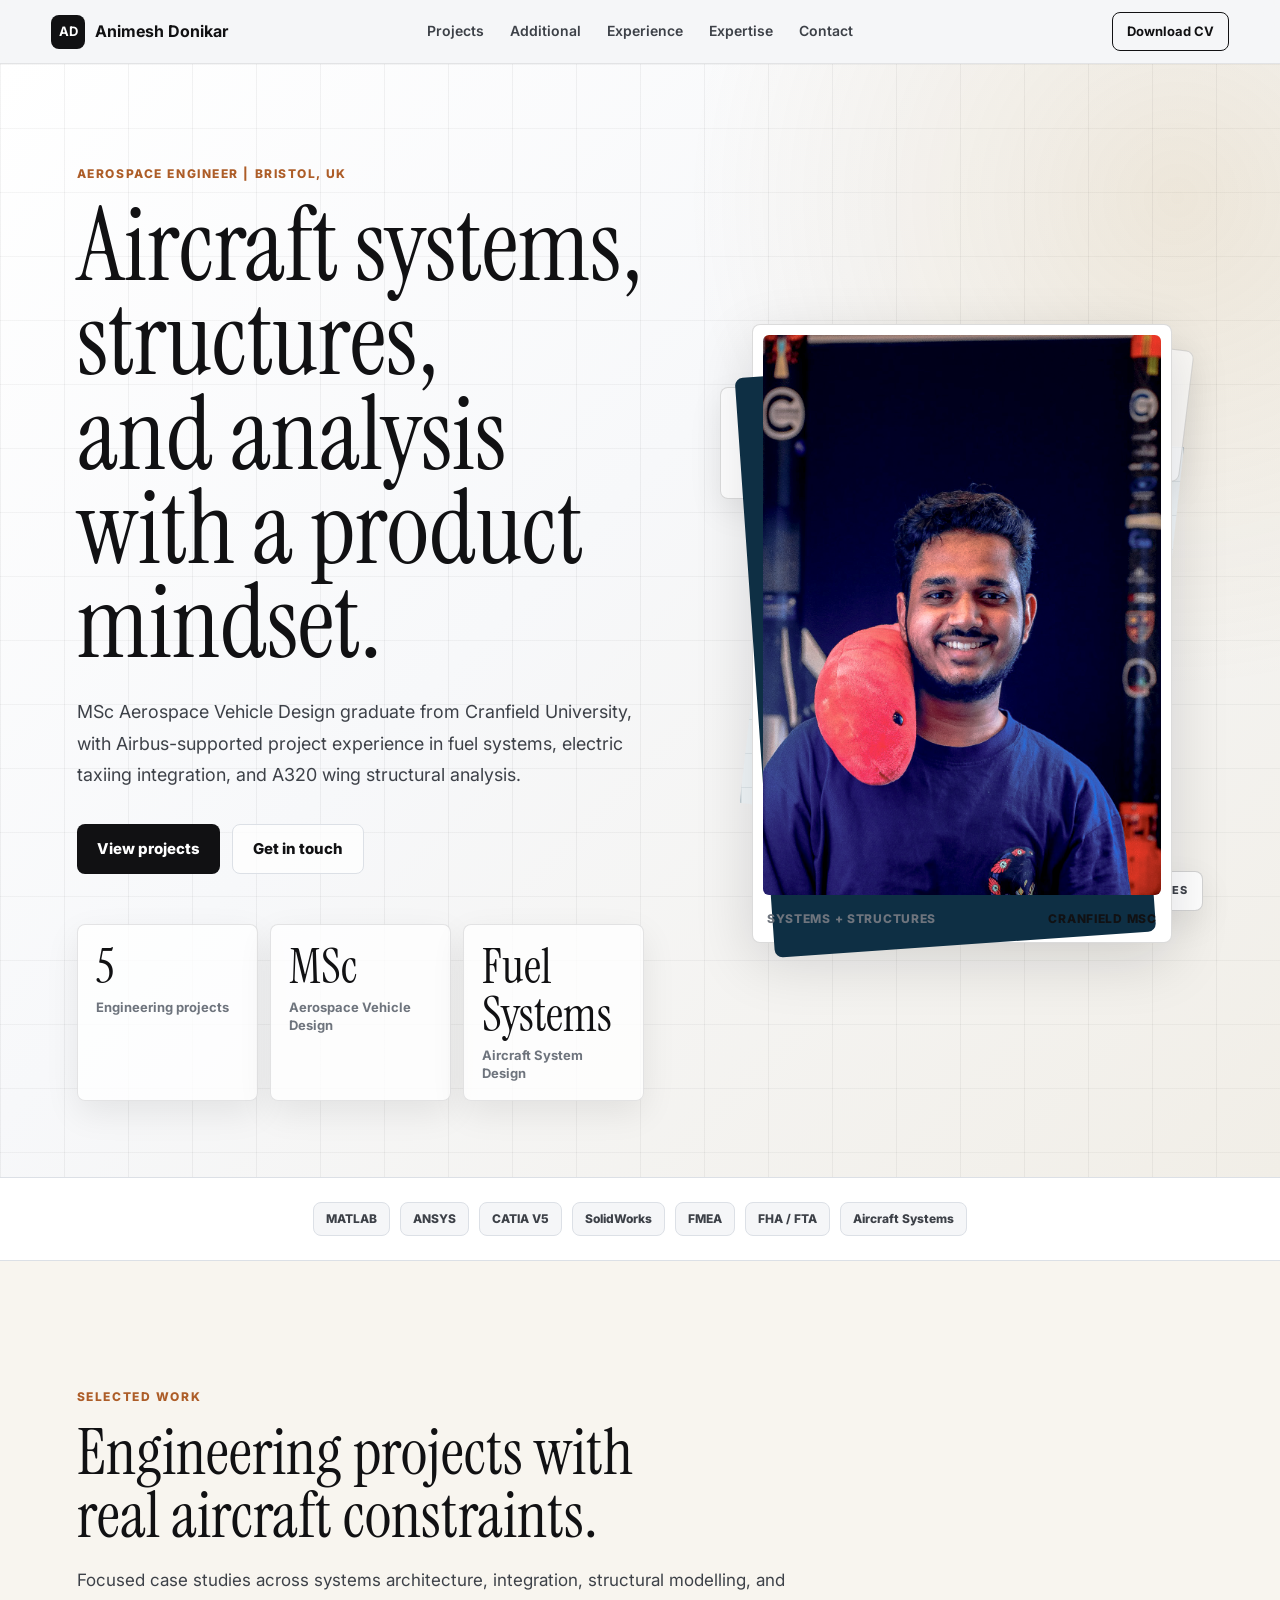
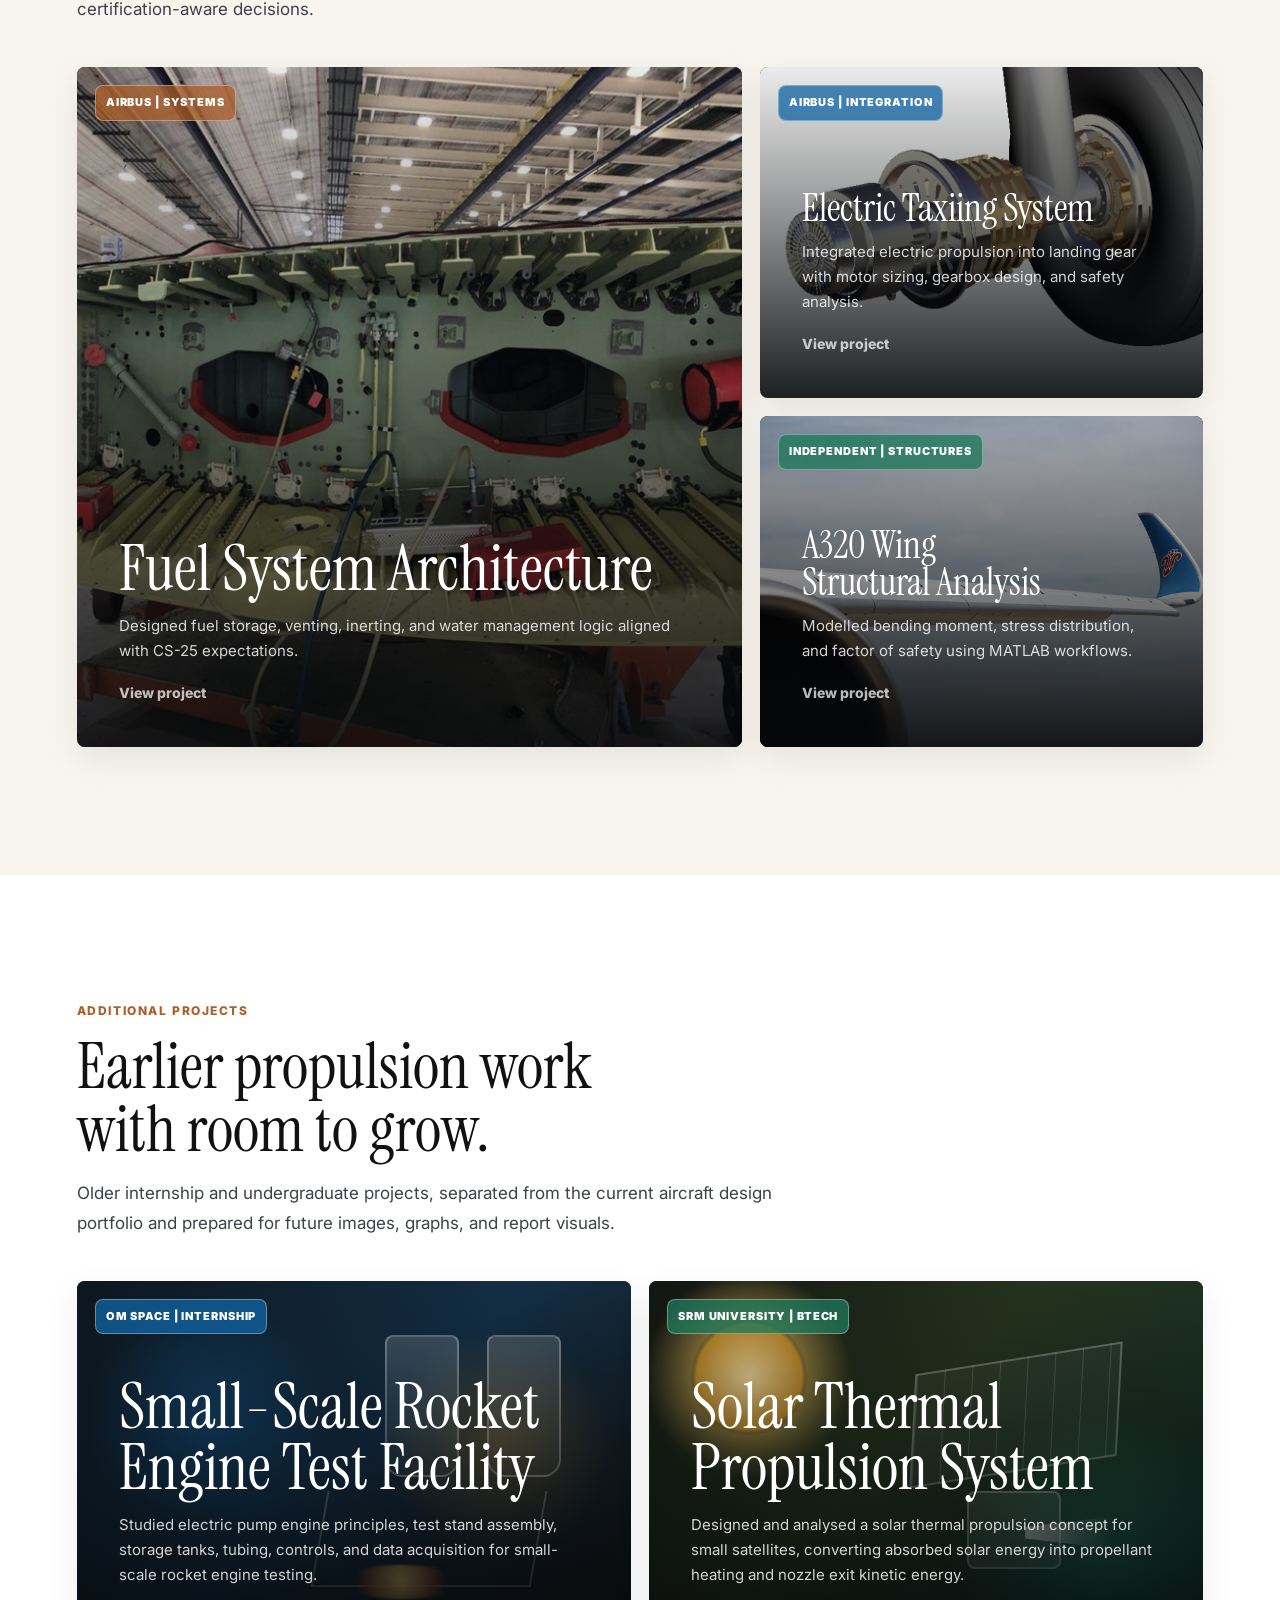
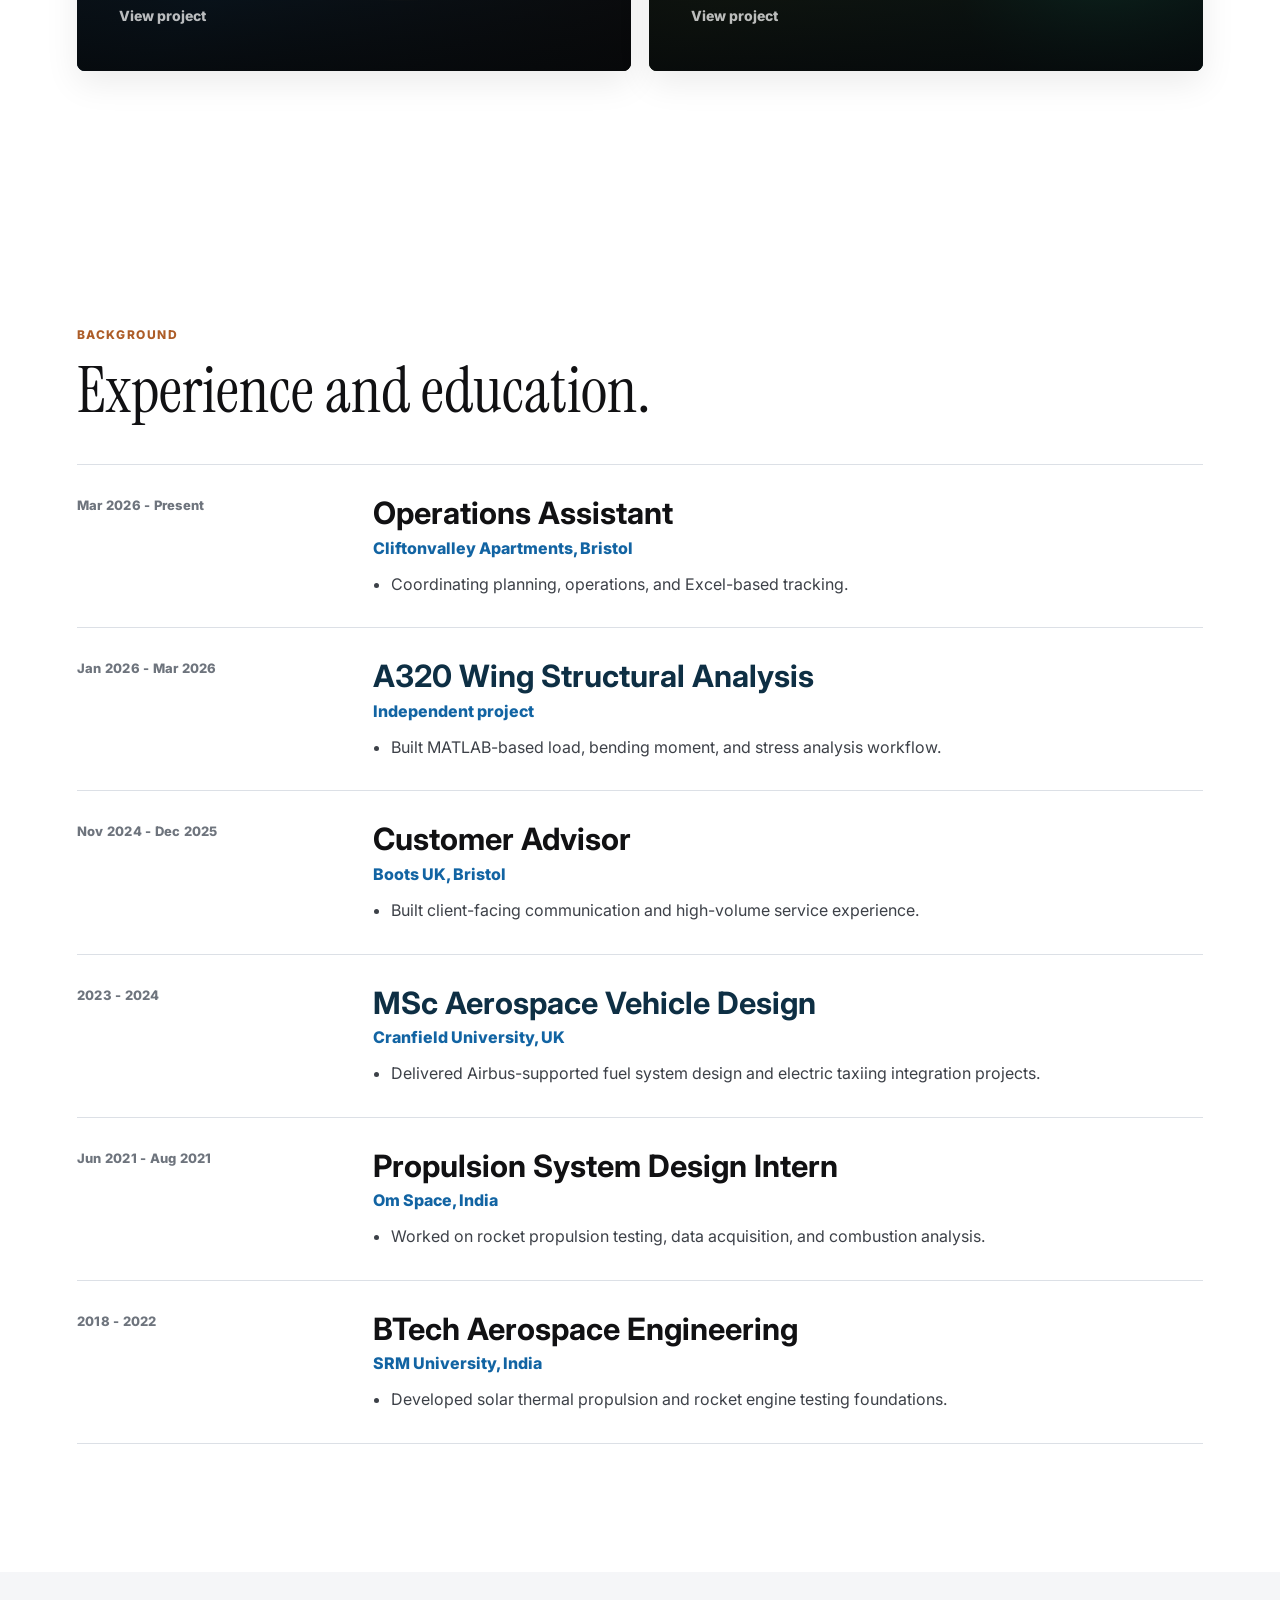
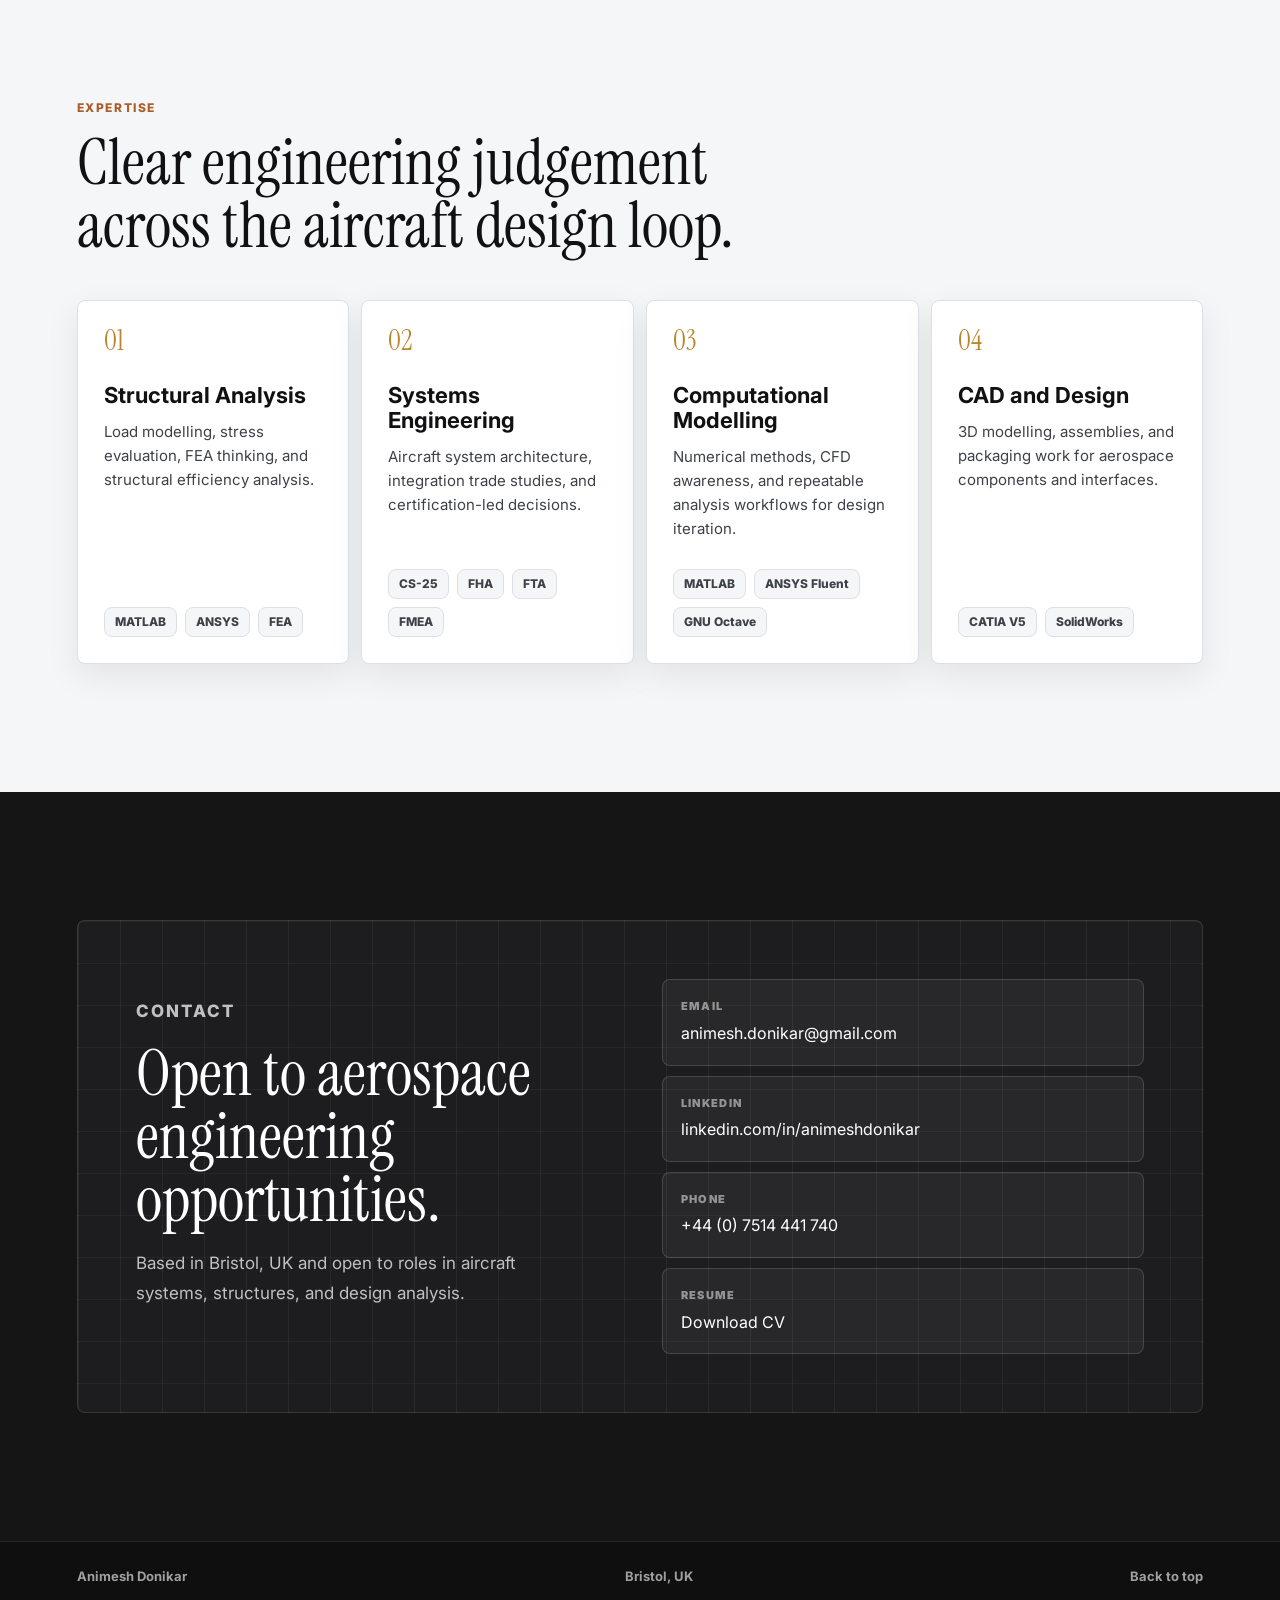
<file: index.html>
﻿<!DOCTYPE html>
<html lang="en">
<head>
    <meta charset="UTF-8">
    <meta name="viewport" content="width=device-width, initial-scale=1.0">
    <meta name="description" content="Portfolio of Animesh Donikar, aerospace engineer specialising in aircraft systems, structures, and computational analysis.">
    <title>Animesh Donikar | Aerospace Engineer</title>
    <link rel="preconnect" href="https://fonts.googleapis.com">
    <link rel="preconnect" href="https://fonts.gstatic.com" crossorigin>
    <link href="https://fonts.googleapis.com/css2?family=Instrument+Serif:ital@0;1&family=Inter:wght@400;500;600;700;800&display=swap" rel="stylesheet">
    <link rel="stylesheet" href="style.css">
</head>

<body>
    <header class="site-header" id="top">
        <a class="brand" href="#top" aria-label="Animesh Donikar home">
            <span class="brand-mark">AD</span>
            <span>Animesh Donikar</span>
        </a>

        <nav class="nav-links" aria-label="Main navigation">
            <a href="#projects">Projects</a>
            <a href="#additional-projects">Additional</a>
            <a href="#experience">Experience</a>
            <a href="#expertise">Expertise</a>
            <a href="#contact">Contact</a>
        </nav>

        <a class="header-action" href="Animesh_Donikar_CV.pdf" download>Download CV</a>
    </header>

    <main>
        <section class="hero" aria-labelledby="hero-title">
            <div class="hero-copy">
                <p class="eyebrow">Aerospace Engineer | Bristol, UK</p>
                <h1 id="hero-title">Aircraft systems, structures, and analysis with a product mindset.</h1>
                <p class="hero-intro">
                    MSc Aerospace Vehicle Design graduate from Cranfield University, with Airbus-supported project experience in fuel systems, electric taxiing integration, and A320 wing structural analysis.
                </p>

                <div class="hero-actions" aria-label="Primary actions">
                    <a class="button button-primary" href="#projects">View projects</a>
                    <a class="button button-secondary" href="#contact">Get in touch</a>
                </div>

                <dl class="hero-metrics" aria-label="Portfolio highlights">
                    <div>
                        <dt>5</dt>
                        <dd>Engineering projects</dd>
                    </div>
                    <div>
                        <dt>MSc</dt>
                        <dd>Aerospace Vehicle Design</dd>
                    </div>
                    <div>
                        <dt>Fuel Systems</dt>
                        <dd>Aircraft System Design</dd>
                    </div>
                </dl>
            </div>

            <div class="portrait-stage" aria-label="Portrait of Animesh Donikar">
                <div class="blueprint-sheet sheet-one"></div>
                <div class="blueprint-sheet sheet-two"></div>
                <div class="portrait-card">
                    <img src="linkedin photo01.png" alt="Animesh Donikar" class="portrait-image">
                    <div class="portrait-caption">
                        <span>Systems + Structures</span>
                        <strong>Cranfield MSc</strong>
                    </div>
                </div>
            </div>
        </section>

        <section class="ticker" aria-label="Core tools and methods">
            <span>MATLAB</span>
            <span>ANSYS</span>
            <span>CATIA V5</span>
            <span>SolidWorks</span>
            <span>FMEA</span>
            <span>FHA / FTA</span>
            <span>Aircraft Systems</span>
        </section>

        <section class="section projects-section" id="projects" aria-labelledby="projects-title">
            <div class="section-heading">
                <p class="eyebrow">Selected work</p>
                <h2 id="projects-title">Engineering projects with real aircraft constraints.</h2>
                <p>Focused case studies across systems architecture, integration, structural modelling, and certification-aware decisions.</p>
            </div>

            <div class="project-feature">
                <a class="project-card project-card-large" href="fuel-system.html">
                    <img src="images/fuelpage.png" alt="Fuel system architecture project preview">
                    <span class="project-badge">Airbus | Systems</span>
                    <div class="project-text">
                        <h3>Fuel System Architecture</h3>
                        <p>Designed fuel storage, venting, inerting, and water management logic aligned with CS-25 expectations.</p>
                        <span>View project</span>
                    </div>
                </a>

                <div class="project-stack">
                    <a class="project-card" href="e-taxi.html">
                        <img src="images/etaxipage.png" alt="Electric taxiing project preview">
                        <span class="project-badge accent-blue">Airbus | Integration</span>
                        <div class="project-text">
                            <h3>Electric Taxiing System</h3>
                            <p>Integrated electric propulsion into landing gear with motor sizing, gearbox design, and safety analysis.</p>
                            <span>View project</span>
                        </div>
                    </a>

                    <a class="project-card" href="personalproject-A320.html">
                        <img src="images/wingpage.png" alt="A320 wing structural analysis project preview">
                        <span class="project-badge accent-green">Independent | Structures</span>
                        <div class="project-text">
                            <h3>A320 Wing Structural Analysis</h3>
                            <p>Modelled bending moment, stress distribution, and factor of safety using MATLAB workflows.</p>
                            <span>View project</span>
                        </div>
                    </a>
                </div>
            </div>

        </section>

        <section class="section additional-projects-section" id="additional-projects" aria-labelledby="additional-projects-title">
            <div class="section-heading">
                <p class="eyebrow">Additional projects</p>
                <h2 id="additional-projects-title">Earlier propulsion work with room to grow.</h2>
                <p>Older internship and undergraduate projects, separated from the current aircraft design portfolio and prepared for future images, graphs, and report visuals.</p>
            </div>

            <div class="project-more-grid" aria-label="Additional engineering projects">
                <a class="project-card project-card-compact project-card-visual omspace-visual" href="omspace-internship.html">
                    <div class="project-visual-art rocket-test-art" aria-hidden="true">
                        <span class="tank tank-left"></span>
                        <span class="tank tank-right"></span>
                        <span class="test-stand"></span>
                        <span class="flame"></span>
                    </div>
                    <span class="project-badge accent-blue">Om Space | Internship</span>
                    <div class="project-text">
                        <h3>Small-Scale Rocket Engine Test Facility</h3>
                        <p>Studied electric pump engine principles, test stand assembly, storage tanks, tubing, controls, and data acquisition for small-scale rocket engine testing.</p>
                        <span>View project</span>
                    </div>
                </a>

                <a class="project-card project-card-compact project-card-visual solar-visual" href="solar-thermal-propulsion.html">
                    <div class="project-visual-art solar-propulsion-art" aria-hidden="true">
                        <span class="sun-disc"></span>
                        <span class="collector"></span>
                        <span class="satellite-body"></span>
                        <span class="nozzle-plume"></span>
                    </div>
                    <span class="project-badge accent-green">SRM University | BTech</span>
                    <div class="project-text">
                        <h3>Solar Thermal Propulsion System</h3>
                        <p>Designed and analysed a solar thermal propulsion concept for small satellites, converting absorbed solar energy into propellant heating and nozzle exit kinetic energy.</p>
                        <span>View project</span>
                    </div>
                </a>
            </div>
        </section>

        <section class="section experience-section" id="experience" aria-labelledby="experience-title">
            <div class="section-heading compact">
                <p class="eyebrow">Background</p>
                <h2 id="experience-title">Experience and education.</h2>
            </div>

            <div class="timeline">
                <article class="timeline-item">
                    <time>Mar 2026 - Present</time>
                    <div>
                        <h3>Operations Assistant</h3>
                        <p>Cliftonvalley Apartments, Bristol</p>
                        <ul><li>Coordinating planning, operations, and Excel-based tracking.</li></ul>
                    </div>
                </article>

                <article class="timeline-item featured">
                    <time>Jan 2026 - Mar 2026</time>
                    <div>
                        <h3>A320 Wing Structural Analysis</h3>
                        <p>Independent project</p>
                        <ul><li>Built MATLAB-based load, bending moment, and stress analysis workflow.</li></ul>
                    </div>
                </article>

                <article class="timeline-item">
                    <time>Nov 2024 - Dec 2025</time>
                    <div>
                        <h3>Customer Advisor</h3>
                        <p>Boots UK, Bristol</p>
                        <ul><li>Built client-facing communication and high-volume service experience.</li></ul>
                    </div>
                </article>

                <article class="timeline-item featured">
                    <time>2023 - 2024</time>
                    <div>
                        <h3>MSc Aerospace Vehicle Design</h3>
                        <p>Cranfield University, UK</p>
                        <ul><li>Delivered Airbus-supported fuel system design and electric taxiing integration projects.</li></ul>
                    </div>
                </article>

                <article class="timeline-item">
                    <time>Jun 2021 - Aug 2021</time>
                    <div>
                        <h3>Propulsion System Design Intern</h3>
                        <p>Om Space, India</p>
                        <ul><li>Worked on rocket propulsion testing, data acquisition, and combustion analysis.</li></ul>
                    </div>
                </article>

                <article class="timeline-item">
                    <time>2018 - 2022</time>
                    <div>
                        <h3>BTech Aerospace Engineering</h3>
                        <p>SRM University, India</p>
                        <ul><li>Developed solar thermal propulsion and rocket engine testing foundations.</li></ul>
                    </div>
                </article>
            </div>
        </section>

        <section class="section expertise-section" id="expertise" aria-labelledby="expertise-title">
            <div class="section-heading">
                <p class="eyebrow">Expertise</p>
                <h2 id="expertise-title">Clear engineering judgement across the aircraft design loop.</h2>
            </div>

            <div class="expertise-grid">
                <article>
                    <span>01</span>
                    <h3>Structural Analysis</h3>
                    <p>Load modelling, stress evaluation, FEA thinking, and structural efficiency analysis.</p>
                    <div class="pills"><span>MATLAB</span><span>ANSYS</span><span>FEA</span></div>
                </article>
                <article>
                    <span>02</span>
                    <h3>Systems Engineering</h3>
                    <p>Aircraft system architecture, integration trade studies, and certification-led decisions.</p>
                    <div class="pills"><span>CS-25</span><span>FHA</span><span>FTA</span><span>FMEA</span></div>
                </article>
                <article>
                    <span>03</span>
                    <h3>Computational Modelling</h3>
                    <p>Numerical methods, CFD awareness, and repeatable analysis workflows for design iteration.</p>
                    <div class="pills"><span>MATLAB</span><span>ANSYS Fluent</span><span>GNU Octave</span></div>
                </article>
                <article>
                    <span>04</span>
                    <h3>CAD and Design</h3>
                    <p>3D modelling, assemblies, and packaging work for aerospace components and interfaces.</p>
                    <div class="pills"><span>CATIA V5</span><span>SolidWorks</span></div>
                </article>
            </div>
        </section>

        <section class="section contact-section" id="contact" aria-labelledby="contact-title">
            <div class="contact-panel">
                <div>
                    <p class="eyebrow">Contact</p>
                    <h2 id="contact-title">Open to aerospace engineering opportunities.</h2>
                    <p>Based in Bristol, UK and open to roles in aircraft systems, structures, and design analysis.</p>
                </div>

                <div class="contact-links">
                    <a href="mailto:animesh.donikar@gmail.com"><span>Email</span>animesh.donikar@gmail.com</a>
                    <a href="https://linkedin.com/in/animeshdonikar/" target="_blank" rel="noopener"><span>LinkedIn</span>linkedin.com/in/animeshdonikar</a>
                    <a href="tel:+447514441740"><span>Phone</span>+44 (0) 7514 441 740</a>
                    <a href="Animesh_Donikar_CV.pdf" download><span>Resume</span>Download CV</a>
                </div>
            </div>
        </section>
    </main>

    <footer class="site-footer">
        <span>Animesh Donikar</span>
        <span>Bristol, UK</span>
        <a href="#top">Back to top</a>
    </footer>
</body>
</html>
</file>
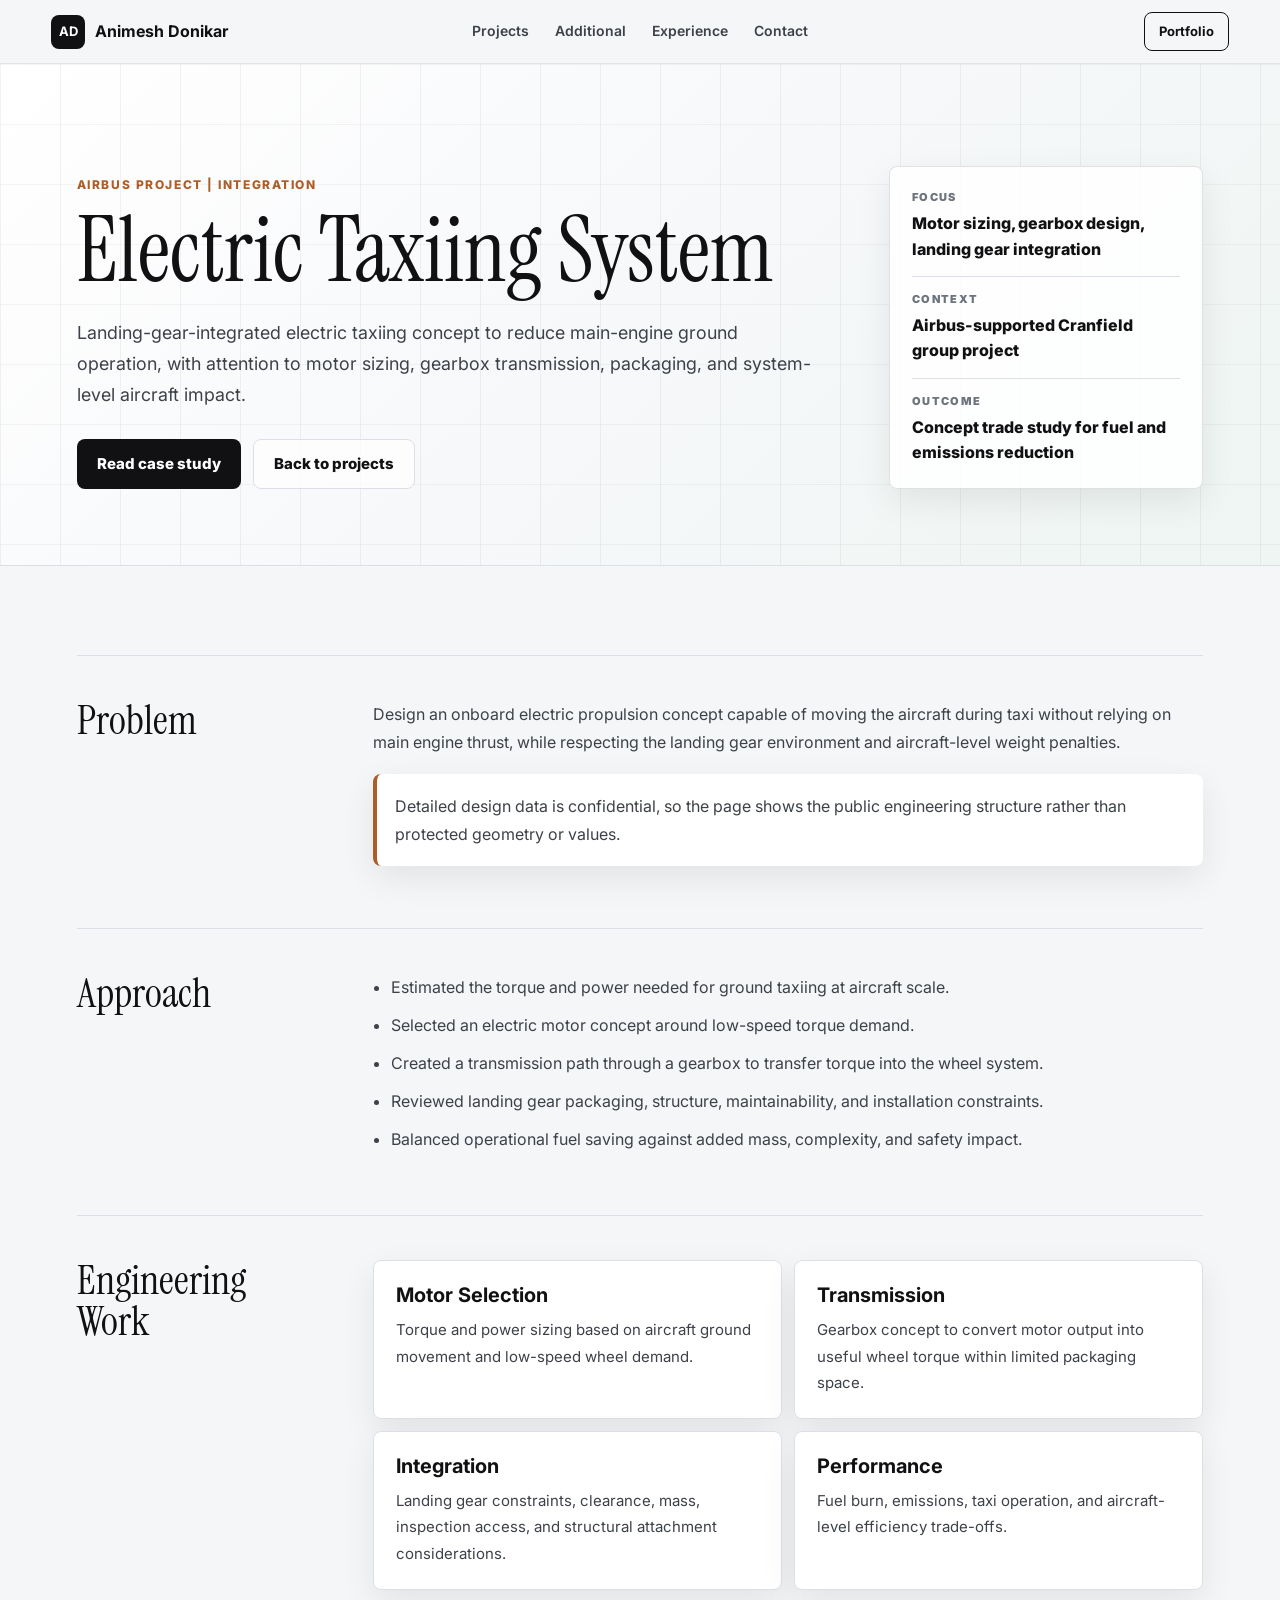
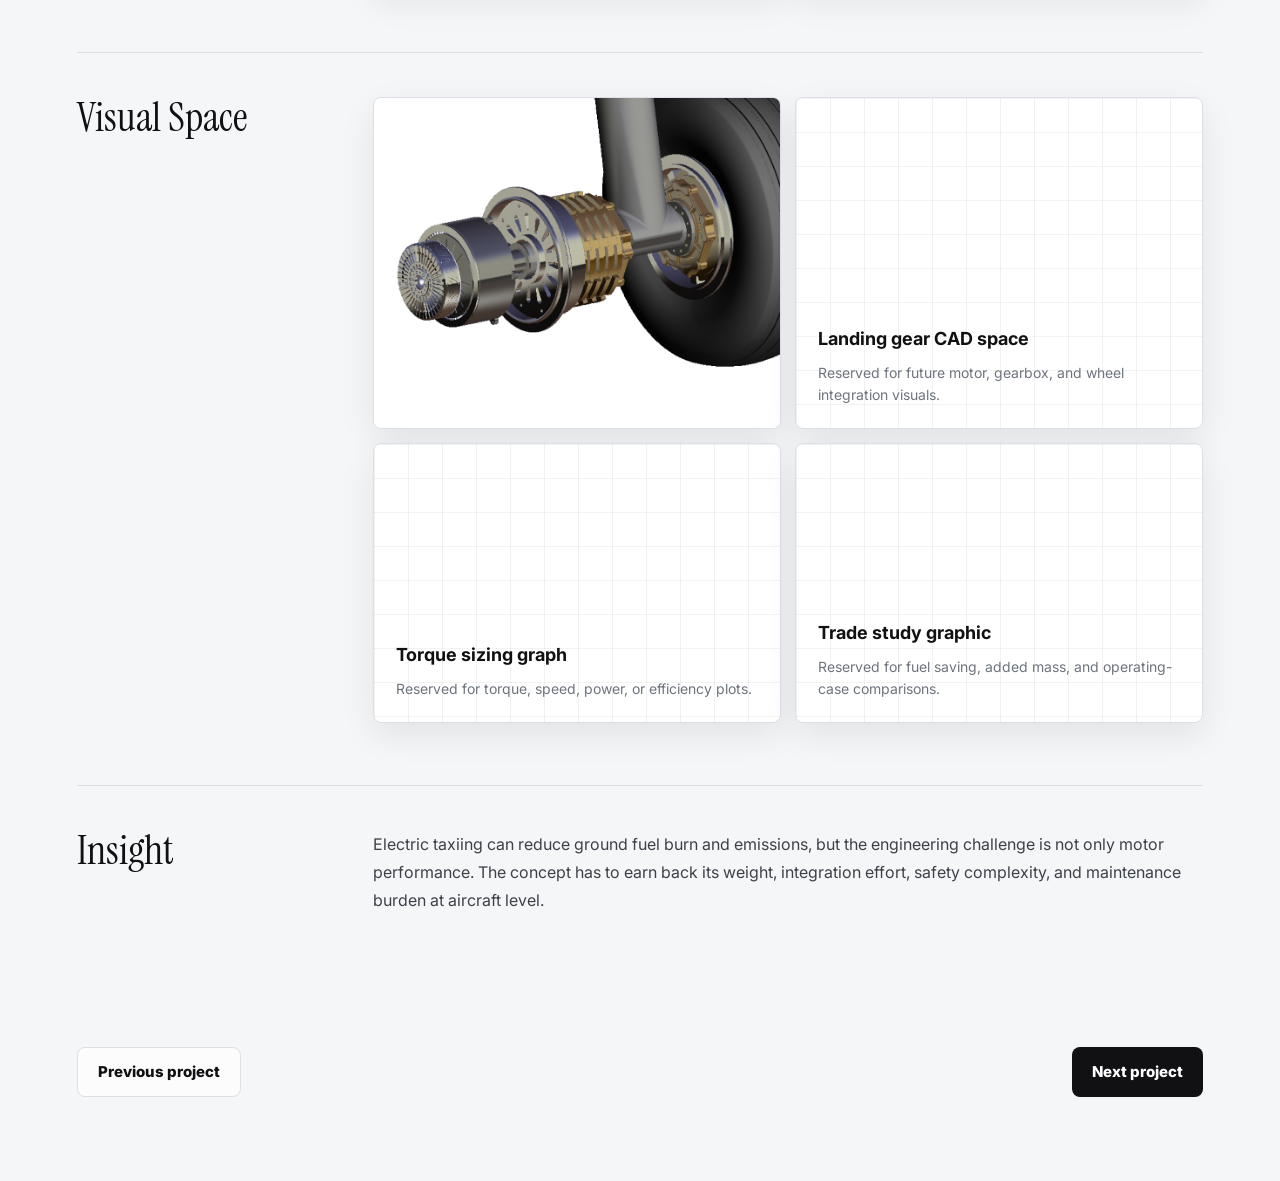
<file: e-taxi.html>
﻿<!DOCTYPE html>
<html lang="en">
<head>
    <meta charset="UTF-8">
    <meta name="viewport" content="width=device-width, initial-scale=1.0">
    <meta name="description" content="Electric taxiing system integration project by Animesh Donikar.">
    <title>Electric Taxiing System | Animesh Donikar</title>
    <link rel="preconnect" href="https://fonts.googleapis.com">
    <link rel="preconnect" href="https://fonts.gstatic.com" crossorigin>
    <link href="https://fonts.googleapis.com/css2?family=Instrument+Serif:ital@0;1&family=Inter:wght@400;500;600;700;800&display=swap" rel="stylesheet">
    <link rel="stylesheet" href="style.css">
</head>
<body class="project-page">
    <header class="site-header">
        <a class="brand" href="index.html" aria-label="Animesh Donikar home"><span class="brand-mark">AD</span><span>Animesh Donikar</span></a>
        <nav class="nav-links" aria-label="Project navigation">
            <a href="index.html#projects">Projects</a>
            <a href="index.html#additional-projects">Additional</a>
            <a href="index.html#experience">Experience</a>
            <a href="index.html#contact">Contact</a>
        </nav>
        <a class="header-action" href="index.html">Portfolio</a>
    </header>

    <main class="project-detail-main">
        <section class="project-hero">
            <div class="project-hero-copy">
                <p class="eyebrow">Airbus project | Integration</p>
                <h1>Electric Taxiing System</h1>
                <p class="project-summary">Landing-gear-integrated electric taxiing concept to reduce main-engine ground operation, with attention to motor sizing, gearbox transmission, packaging, and system-level aircraft impact.</p>
                <div class="project-actions">
                    <a class="button button-primary" href="#work">Read case study</a>
                    <a class="button button-secondary" href="index.html#projects">Back to projects</a>
                </div>
            </div>
            <aside class="project-fact-card" aria-label="Project facts">
                <dl>
                    <div><dt>Focus</dt><dd>Motor sizing, gearbox design, landing gear integration</dd></div>
                    <div><dt>Context</dt><dd>Airbus-supported Cranfield group project</dd></div>
                    <div><dt>Outcome</dt><dd>Concept trade study for fuel and emissions reduction</dd></div>
                </dl>
            </aside>
        </section>

        <div class="project-content" id="work">
            <section class="project-section-block">
                <h2>Problem</h2>
                <div class="section-copy"><p>Design an onboard electric propulsion concept capable of moving the aircraft during taxi without relying on main engine thrust, while respecting the landing gear environment and aircraft-level weight penalties.</p><p class="project-note">Detailed design data is confidential, so the page shows the public engineering structure rather than protected geometry or values.</p></div>
            </section>

            <section class="project-section-block">
                <h2>Approach</h2>
                <div class="section-copy">
                    <ul>
                        <li>Estimated the torque and power needed for ground taxiing at aircraft scale.</li>
                        <li>Selected an electric motor concept around low-speed torque demand.</li>
                        <li>Created a transmission path through a gearbox to transfer torque into the wheel system.</li>
                        <li>Reviewed landing gear packaging, structure, maintainability, and installation constraints.</li>
                        <li>Balanced operational fuel saving against added mass, complexity, and safety impact.</li>
                    </ul>
                </div>
            </section>

            <section class="project-section-block">
                <h2>Engineering Work</h2>
                <div class="project-grid">
                    <article class="project-info-tile"><h3>Motor Selection</h3><p>Torque and power sizing based on aircraft ground movement and low-speed wheel demand.</p></article>
                    <article class="project-info-tile"><h3>Transmission</h3><p>Gearbox concept to convert motor output into useful wheel torque within limited packaging space.</p></article>
                    <article class="project-info-tile"><h3>Integration</h3><p>Landing gear constraints, clearance, mass, inspection access, and structural attachment considerations.</p></article>
                    <article class="project-info-tile"><h3>Performance</h3><p>Fuel burn, emissions, taxi operation, and aircraft-level efficiency trade-offs.</p></article>
                </div>
            </section>

            <section class="project-section-block">
                <h2>Visual Space</h2>
                <div class="media-grid">
                    <figure class="media-slot"><img src="images/etaxipage.png" alt="Electric taxiing project preview"></figure>
                    <figure class="media-slot placeholder"><strong>Landing gear CAD space</strong><span>Reserved for future motor, gearbox, and wheel integration visuals.</span></figure>
                    <figure class="media-slot placeholder"><strong>Torque sizing graph</strong><span>Reserved for torque, speed, power, or efficiency plots.</span></figure>
                    <figure class="media-slot placeholder"><strong>Trade study graphic</strong><span>Reserved for fuel saving, added mass, and operating-case comparisons.</span></figure>
                </div>
            </section>

            <section class="project-section-block">
                <h2>Insight</h2>
                <div class="section-copy"><p>Electric taxiing can reduce ground fuel burn and emissions, but the engineering challenge is not only motor performance. The concept has to earn back its weight, integration effort, safety complexity, and maintenance burden at aircraft level.</p></div>
            </section>
        </div>

        <nav class="project-bottom-nav" aria-label="Project links">
            <a class="button button-secondary" href="fuel-system.html">Previous project</a>
            <a class="button button-primary" href="personalproject-A320.html">Next project</a>
        </nav>
    </main>
</body>
</html>
</file>
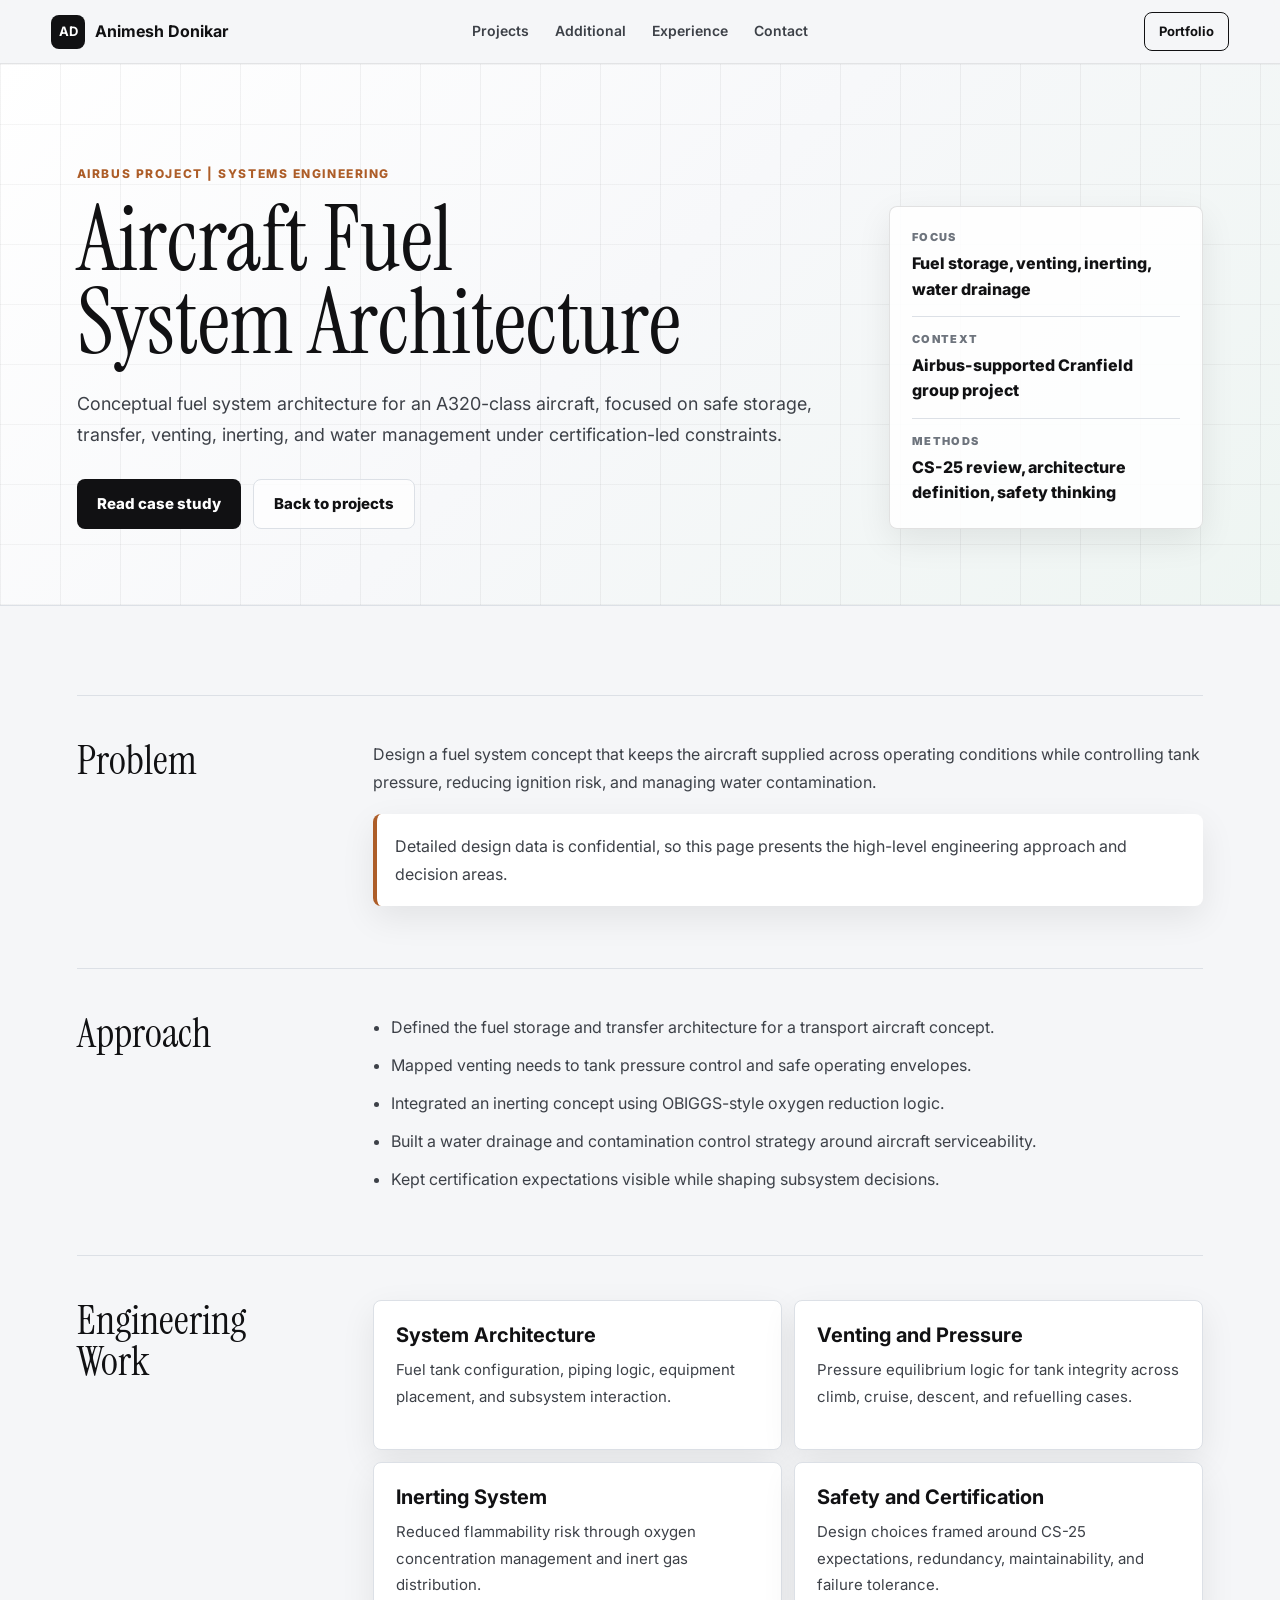
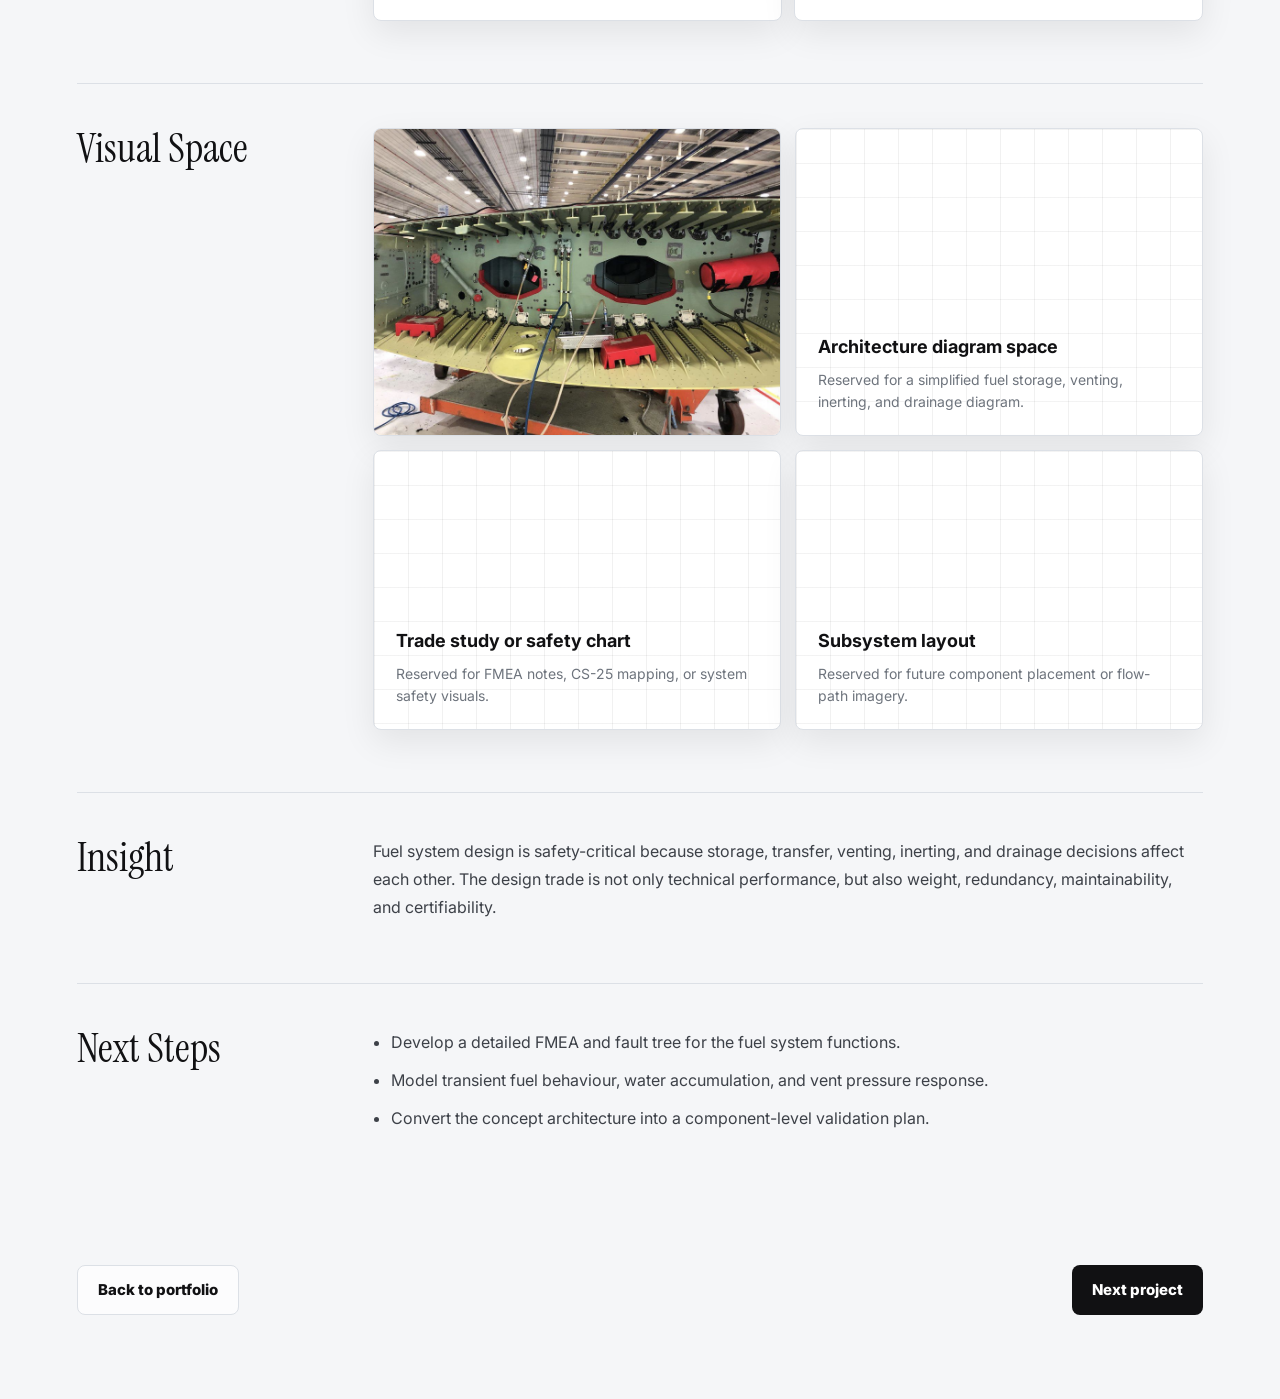
<file: fuel-system.html>
﻿<!DOCTYPE html>
<html lang="en">
<head>
    <meta charset="UTF-8">
    <meta name="viewport" content="width=device-width, initial-scale=1.0">
    <meta name="description" content="Aircraft fuel system architecture project by Animesh Donikar.">
    <title>Aircraft Fuel System Architecture | Animesh Donikar</title>
    <link rel="preconnect" href="https://fonts.googleapis.com">
    <link rel="preconnect" href="https://fonts.gstatic.com" crossorigin>
    <link href="https://fonts.googleapis.com/css2?family=Instrument+Serif:ital@0;1&family=Inter:wght@400;500;600;700;800&display=swap" rel="stylesheet">
    <link rel="stylesheet" href="style.css">
</head>
<body class="project-page">
    <header class="site-header">
        <a class="brand" href="index.html" aria-label="Animesh Donikar home">
            <span class="brand-mark">AD</span>
            <span>Animesh Donikar</span>
        </a>
        <nav class="nav-links" aria-label="Project navigation">
            <a href="index.html#projects">Projects</a>
            <a href="index.html#additional-projects">Additional</a>
            <a href="index.html#experience">Experience</a>
            <a href="index.html#contact">Contact</a>
        </nav>
        <a class="header-action" href="index.html">Portfolio</a>
    </header>

    <main class="project-detail-main">
        <section class="project-hero">
            <div class="project-hero-copy">
                <p class="eyebrow">Airbus project | Systems engineering</p>
                <h1>Aircraft Fuel System Architecture</h1>
                <p class="project-summary">Conceptual fuel system architecture for an A320-class aircraft, focused on safe storage, transfer, venting, inerting, and water management under certification-led constraints.</p>
                <div class="project-actions">
                    <a class="button button-primary" href="#work">Read case study</a>
                    <a class="button button-secondary" href="index.html#projects">Back to projects</a>
                </div>
            </div>
            <aside class="project-fact-card" aria-label="Project facts">
                <dl>
                    <div><dt>Focus</dt><dd>Fuel storage, venting, inerting, water drainage</dd></div>
                    <div><dt>Context</dt><dd>Airbus-supported Cranfield group project</dd></div>
                    <div><dt>Methods</dt><dd>CS-25 review, architecture definition, safety thinking</dd></div>
                </dl>
            </aside>
        </section>

        <div class="project-content" id="work">
            <section class="project-section-block">
                <h2>Problem</h2>
                <div class="section-copy">
                    <p>Design a fuel system concept that keeps the aircraft supplied across operating conditions while controlling tank pressure, reducing ignition risk, and managing water contamination.</p>
                    <p class="project-note">Detailed design data is confidential, so this page presents the high-level engineering approach and decision areas.</p>
                </div>
            </section>

            <section class="project-section-block">
                <h2>Approach</h2>
                <div class="section-copy">
                    <ul>
                        <li>Defined the fuel storage and transfer architecture for a transport aircraft concept.</li>
                        <li>Mapped venting needs to tank pressure control and safe operating envelopes.</li>
                        <li>Integrated an inerting concept using OBIGGS-style oxygen reduction logic.</li>
                        <li>Built a water drainage and contamination control strategy around aircraft serviceability.</li>
                        <li>Kept certification expectations visible while shaping subsystem decisions.</li>
                    </ul>
                </div>
            </section>

            <section class="project-section-block">
                <h2>Engineering Work</h2>
                <div class="project-grid">
                    <article class="project-info-tile"><h3>System Architecture</h3><p>Fuel tank configuration, piping logic, equipment placement, and subsystem interaction.</p></article>
                    <article class="project-info-tile"><h3>Venting and Pressure</h3><p>Pressure equilibrium logic for tank integrity across climb, cruise, descent, and refuelling cases.</p></article>
                    <article class="project-info-tile"><h3>Inerting System</h3><p>Reduced flammability risk through oxygen concentration management and inert gas distribution.</p></article>
                    <article class="project-info-tile"><h3>Safety and Certification</h3><p>Design choices framed around CS-25 expectations, redundancy, maintainability, and failure tolerance.</p></article>
                </div>
            </section>

            <section class="project-section-block">
                <h2>Visual Space</h2>
                <div class="media-grid">
                    <figure class="media-slot"><img src="images/fuelpage.png" alt="Fuel system project preview"></figure>
                    <figure class="media-slot placeholder"><strong>Architecture diagram space</strong><span>Reserved for a simplified fuel storage, venting, inerting, and drainage diagram.</span></figure>
                    <figure class="media-slot placeholder"><strong>Trade study or safety chart</strong><span>Reserved for FMEA notes, CS-25 mapping, or system safety visuals.</span></figure>
                    <figure class="media-slot placeholder"><strong>Subsystem layout</strong><span>Reserved for future component placement or flow-path imagery.</span></figure>
                </div>
            </section>

            <section class="project-section-block">
                <h2>Insight</h2>
                <div class="section-copy"><p>Fuel system design is safety-critical because storage, transfer, venting, inerting, and drainage decisions affect each other. The design trade is not only technical performance, but also weight, redundancy, maintainability, and certifiability.</p></div>
            </section>

            <section class="project-section-block">
                <h2>Next Steps</h2>
                <div class="section-copy">
                    <ul>
                        <li>Develop a detailed FMEA and fault tree for the fuel system functions.</li>
                        <li>Model transient fuel behaviour, water accumulation, and vent pressure response.</li>
                        <li>Convert the concept architecture into a component-level validation plan.</li>
                    </ul>
                </div>
            </section>
        </div>

        <nav class="project-bottom-nav" aria-label="Project links">
            <a class="button button-secondary" href="index.html#projects">Back to portfolio</a>
            <a class="button button-primary" href="e-taxi.html">Next project</a>
        </nav>
    </main>
</body>
</html>
</file>
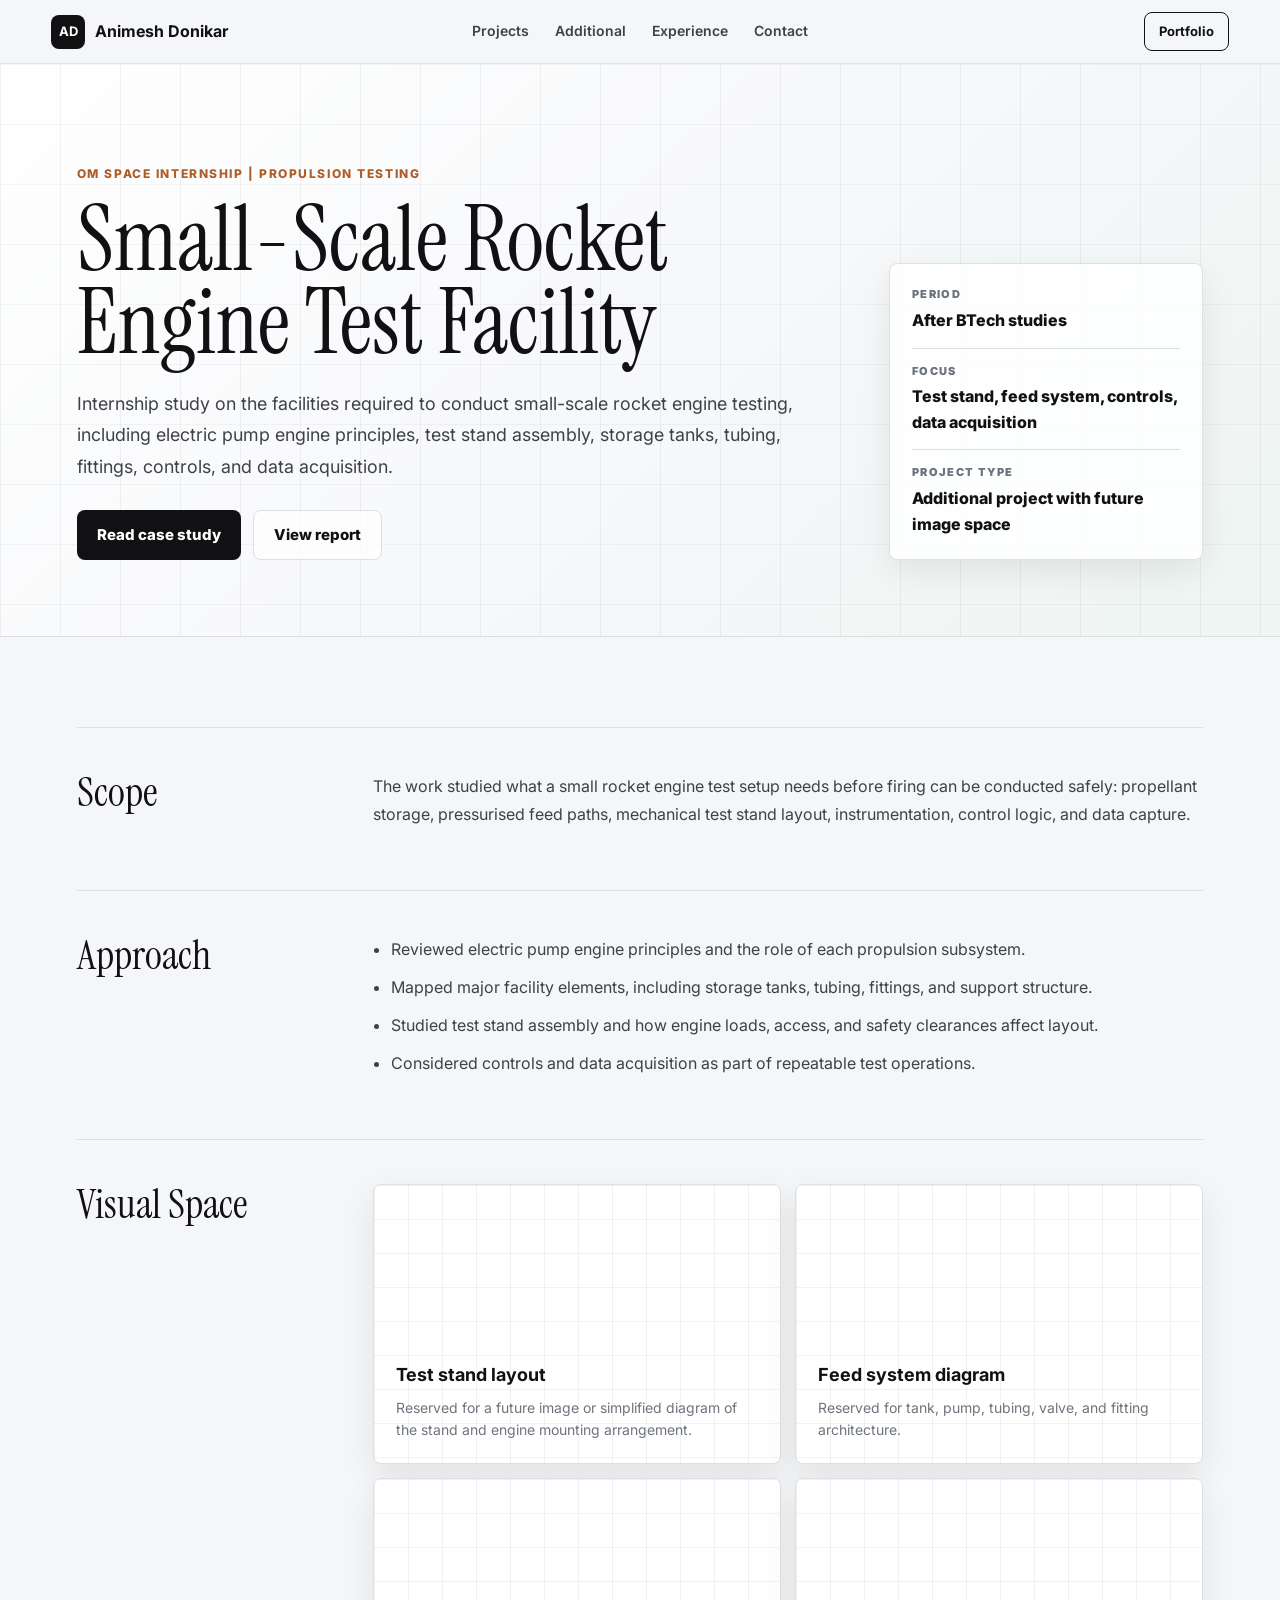
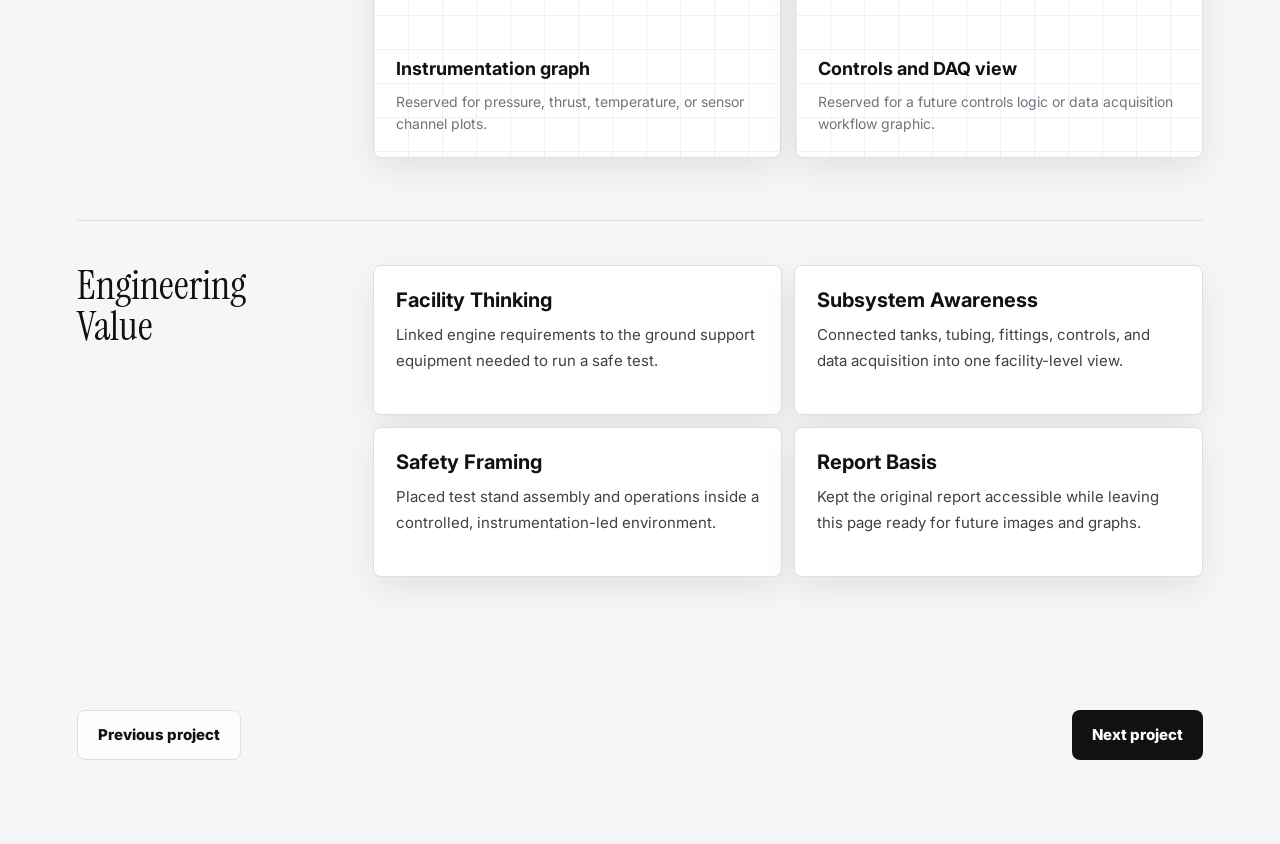
<file: omspace-internship.html>
﻿<!DOCTYPE html>
<html lang="en">
<head>
    <meta charset="UTF-8">
    <meta name="viewport" content="width=device-width, initial-scale=1.0">
    <meta name="description" content="Om Space internship rocket engine test facility project by Animesh Donikar.">
    <title>Rocket Engine Test Facility | Animesh Donikar</title>
    <link rel="preconnect" href="https://fonts.googleapis.com">
    <link rel="preconnect" href="https://fonts.gstatic.com" crossorigin>
    <link href="https://fonts.googleapis.com/css2?family=Instrument+Serif:ital@0;1&family=Inter:wght@400;500;600;700;800&display=swap" rel="stylesheet">
    <link rel="stylesheet" href="style.css">
</head>
<body class="project-page">
    <header class="site-header">
        <a class="brand" href="index.html" aria-label="Animesh Donikar home"><span class="brand-mark">AD</span><span>Animesh Donikar</span></a>
        <nav class="nav-links" aria-label="Project navigation">
            <a href="index.html#projects">Projects</a>
            <a href="index.html#additional-projects">Additional</a>
            <a href="index.html#experience">Experience</a>
            <a href="index.html#contact">Contact</a>
        </nav>
        <a class="header-action" href="index.html">Portfolio</a>
    </header>

    <main class="project-detail-main">
        <section class="project-hero">
            <div class="project-hero-copy">
                <p class="eyebrow">Om Space internship | Propulsion testing</p>
                <h1>Small-Scale Rocket Engine Test Facility</h1>
                <p class="project-summary">Internship study on the facilities required to conduct small-scale rocket engine testing, including electric pump engine principles, test stand assembly, storage tanks, tubing, fittings, controls, and data acquisition.</p>
                <div class="project-actions">
                    <a class="button button-primary" href="#work">Read case study</a>
                    <a class="button button-secondary" href="Omspace_Internship_Report.pdf" target="_blank" rel="noopener">View report</a>
                </div>
            </div>
            <aside class="project-fact-card" aria-label="Project facts">
                <dl>
                    <div><dt>Period</dt><dd>After BTech studies</dd></div>
                    <div><dt>Focus</dt><dd>Test stand, feed system, controls, data acquisition</dd></div>
                    <div><dt>Project type</dt><dd>Additional project with future image space</dd></div>
                </dl>
            </aside>
        </section>

        <div class="project-content" id="work">
            <section class="project-section-block">
                <h2>Scope</h2>
                <div class="section-copy"><p>The work studied what a small rocket engine test setup needs before firing can be conducted safely: propellant storage, pressurised feed paths, mechanical test stand layout, instrumentation, control logic, and data capture.</p></div>
            </section>

            <section class="project-section-block">
                <h2>Approach</h2>
                <div class="section-copy">
                    <ul>
                        <li>Reviewed electric pump engine principles and the role of each propulsion subsystem.</li>
                        <li>Mapped major facility elements, including storage tanks, tubing, fittings, and support structure.</li>
                        <li>Studied test stand assembly and how engine loads, access, and safety clearances affect layout.</li>
                        <li>Considered controls and data acquisition as part of repeatable test operations.</li>
                    </ul>
                </div>
            </section>

            <section class="project-section-block">
                <h2>Visual Space</h2>
                <div class="media-grid">
                    <figure class="media-slot placeholder"><strong>Test stand layout</strong><span>Reserved for a future image or simplified diagram of the stand and engine mounting arrangement.</span></figure>
                    <figure class="media-slot placeholder"><strong>Feed system diagram</strong><span>Reserved for tank, pump, tubing, valve, and fitting architecture.</span></figure>
                    <figure class="media-slot placeholder"><strong>Instrumentation graph</strong><span>Reserved for pressure, thrust, temperature, or sensor channel plots.</span></figure>
                    <figure class="media-slot placeholder"><strong>Controls and DAQ view</strong><span>Reserved for a future controls logic or data acquisition workflow graphic.</span></figure>
                </div>
            </section>

            <section class="project-section-block">
                <h2>Engineering Value</h2>
                <div class="project-grid">
                    <article class="project-info-tile"><h3>Facility Thinking</h3><p>Linked engine requirements to the ground support equipment needed to run a safe test.</p></article>
                    <article class="project-info-tile"><h3>Subsystem Awareness</h3><p>Connected tanks, tubing, fittings, controls, and data acquisition into one facility-level view.</p></article>
                    <article class="project-info-tile"><h3>Safety Framing</h3><p>Placed test stand assembly and operations inside a controlled, instrumentation-led environment.</p></article>
                    <article class="project-info-tile"><h3>Report Basis</h3><p>Kept the original report accessible while leaving this page ready for future images and graphs.</p></article>
                </div>
            </section>
        </div>

        <nav class="project-bottom-nav" aria-label="Project links">
            <a class="button button-secondary" href="personalproject-A320.html">Previous project</a>
            <a class="button button-primary" href="solar-thermal-propulsion.html">Next project</a>
        </nav>
    </main>
</body>
</html>
</file>
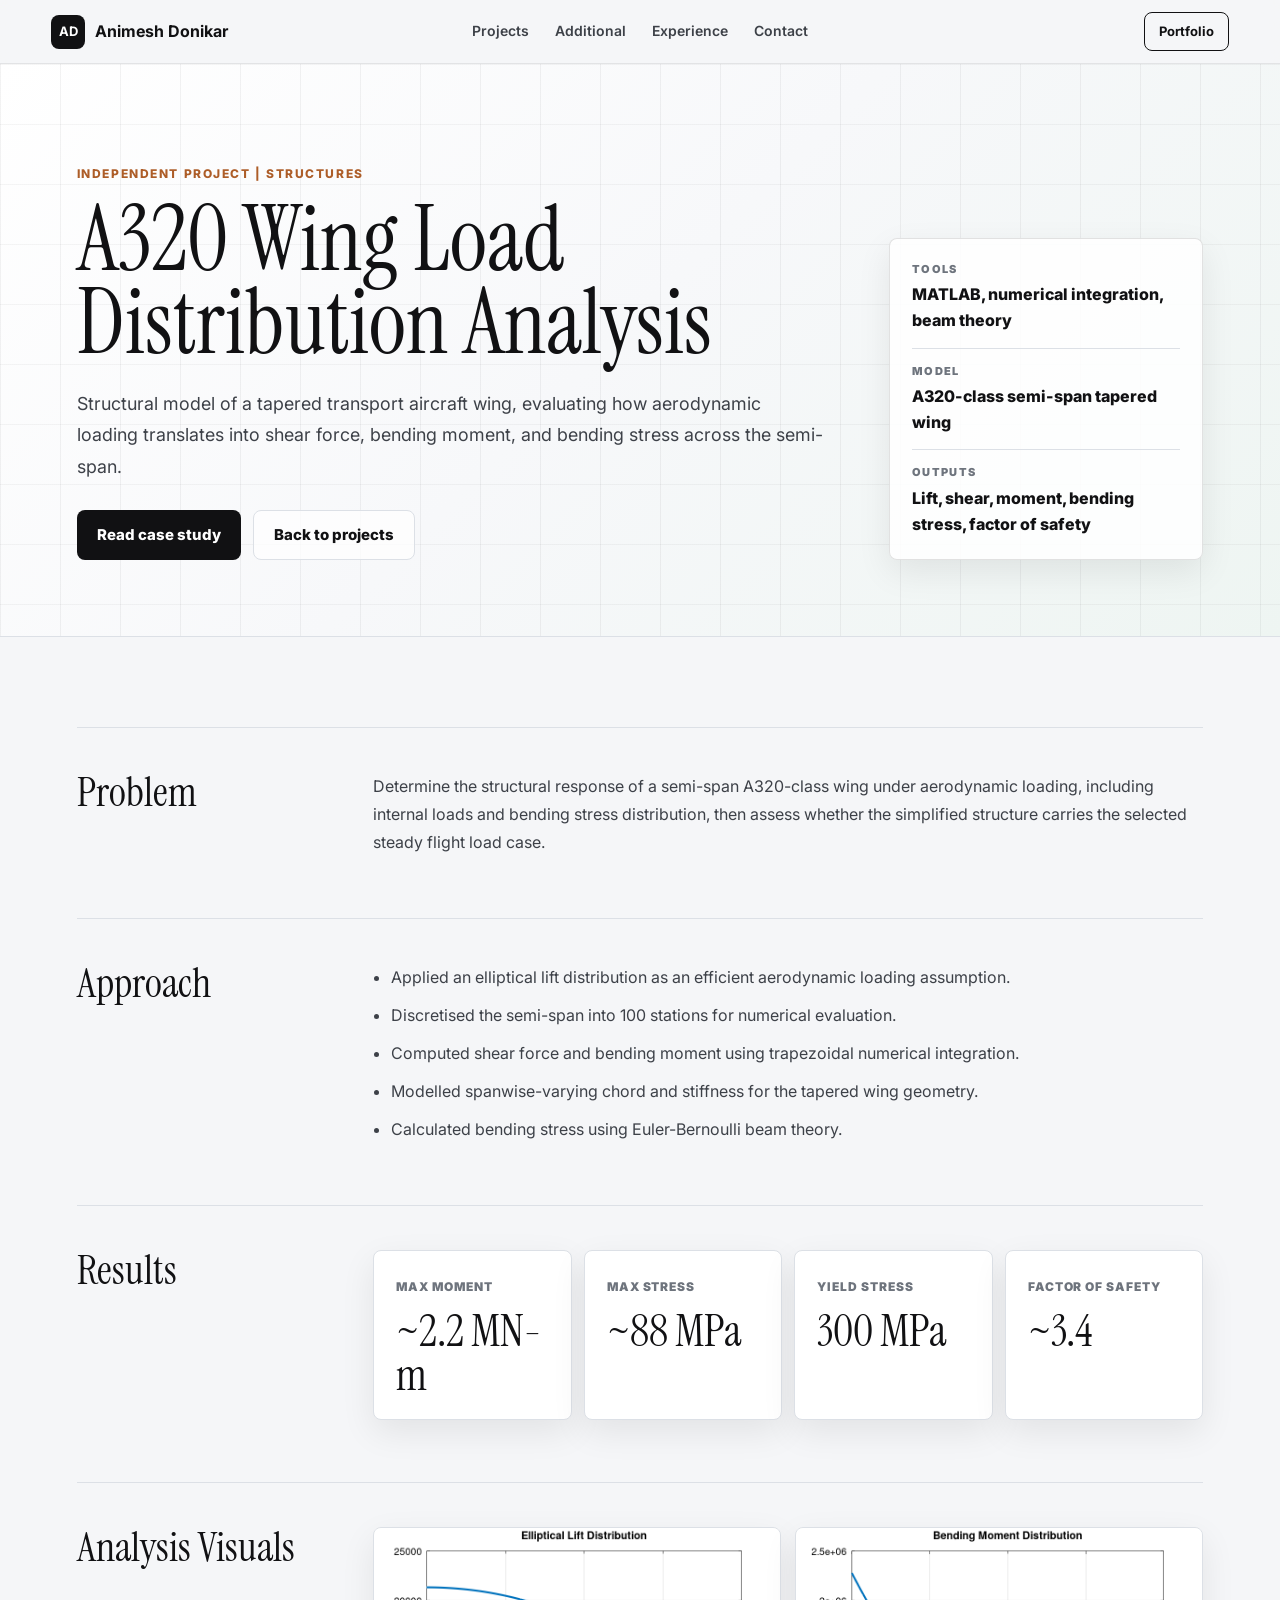
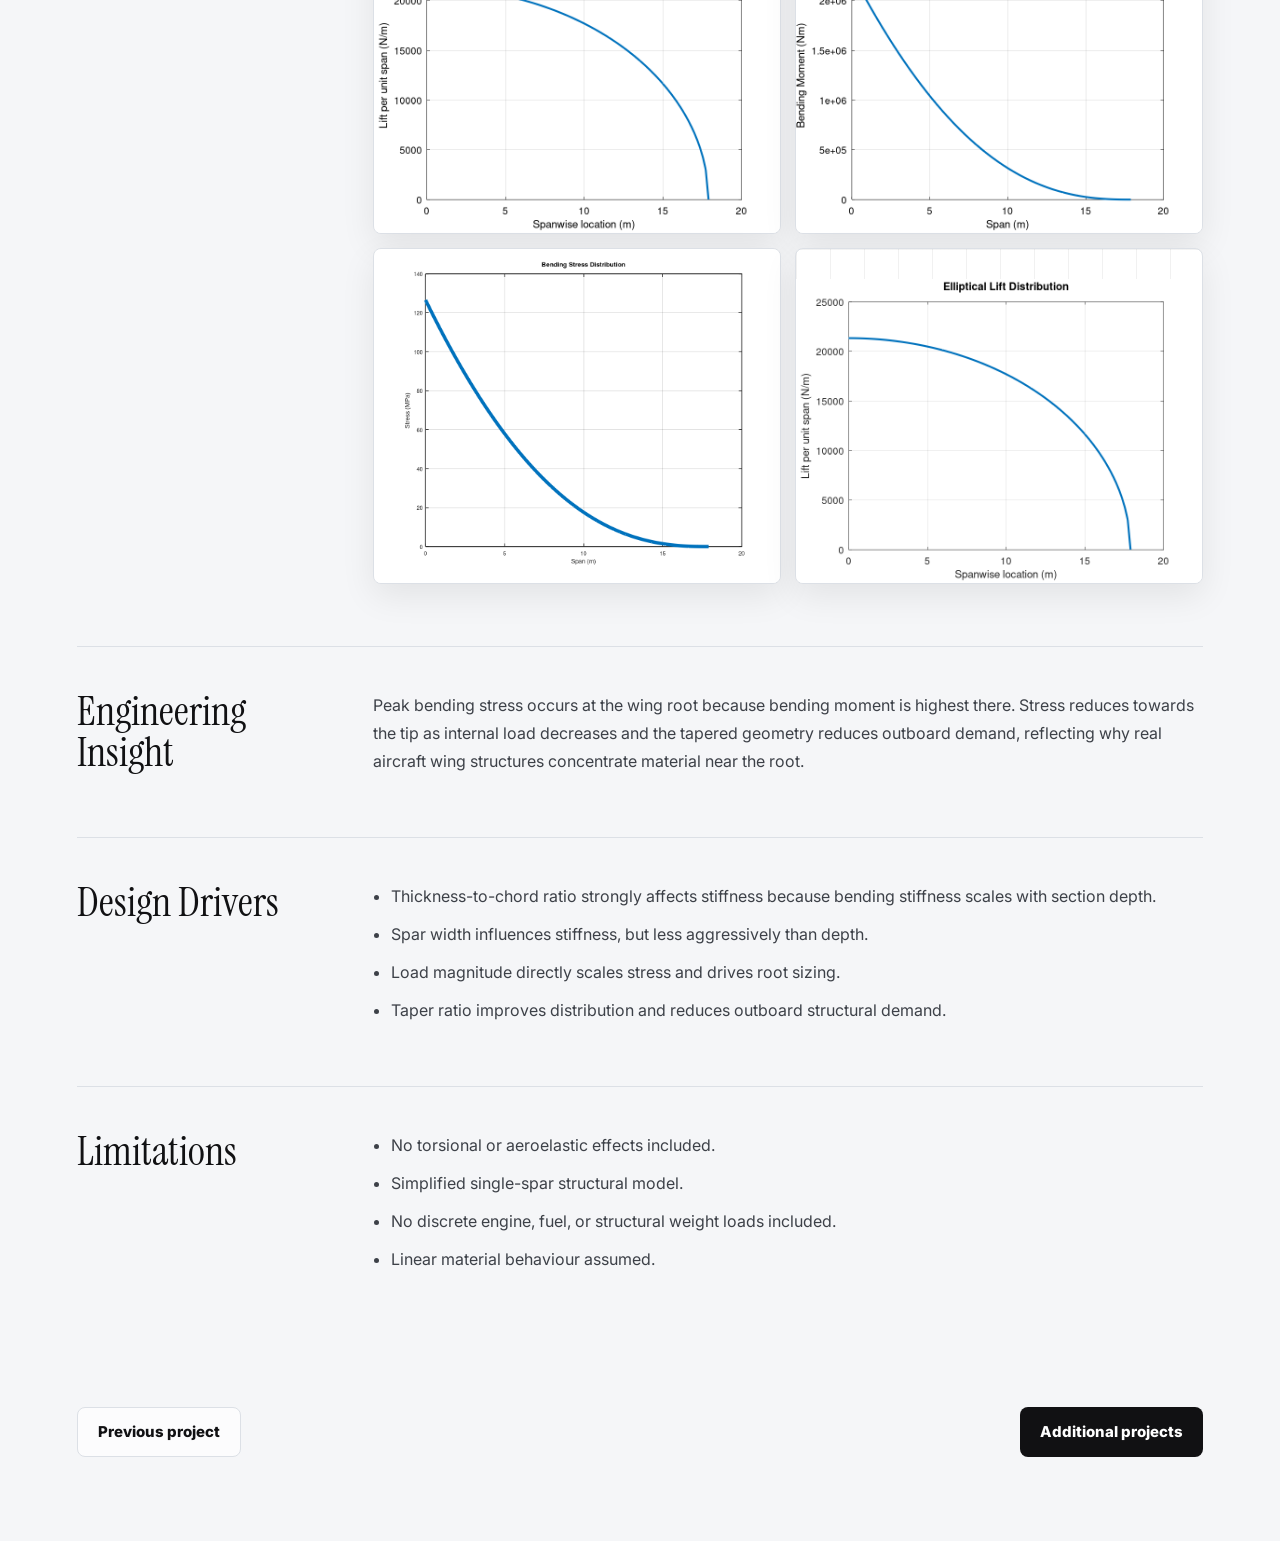
<file: personalproject-A320.html>
﻿<!DOCTYPE html>
<html lang="en">
<head>
    <meta charset="UTF-8">
    <meta name="viewport" content="width=device-width, initial-scale=1.0">
    <meta name="description" content="A320 wing structural analysis project by Animesh Donikar.">
    <title>A320 Wing Structural Analysis | Animesh Donikar</title>
    <link rel="preconnect" href="https://fonts.googleapis.com">
    <link rel="preconnect" href="https://fonts.gstatic.com" crossorigin>
    <link href="https://fonts.googleapis.com/css2?family=Instrument+Serif:ital@0;1&family=Inter:wght@400;500;600;700;800&display=swap" rel="stylesheet">
    <link rel="stylesheet" href="style.css">
</head>
<body class="project-page">
    <header class="site-header">
        <a class="brand" href="index.html" aria-label="Animesh Donikar home"><span class="brand-mark">AD</span><span>Animesh Donikar</span></a>
        <nav class="nav-links" aria-label="Project navigation">
            <a href="index.html#projects">Projects</a>
            <a href="index.html#additional-projects">Additional</a>
            <a href="index.html#experience">Experience</a>
            <a href="index.html#contact">Contact</a>
        </nav>
        <a class="header-action" href="index.html">Portfolio</a>
    </header>

    <main class="project-detail-main">
        <section class="project-hero">
            <div class="project-hero-copy">
                <p class="eyebrow">Independent project | Structures</p>
                <h1>A320 Wing Load Distribution Analysis</h1>
                <p class="project-summary">Structural model of a tapered transport aircraft wing, evaluating how aerodynamic loading translates into shear force, bending moment, and bending stress across the semi-span.</p>
                <div class="project-actions">
                    <a class="button button-primary" href="#work">Read case study</a>
                    <a class="button button-secondary" href="index.html#projects">Back to projects</a>
                </div>
            </div>
            <aside class="project-fact-card" aria-label="Project facts">
                <dl>
                    <div><dt>Tools</dt><dd>MATLAB, numerical integration, beam theory</dd></div>
                    <div><dt>Model</dt><dd>A320-class semi-span tapered wing</dd></div>
                    <div><dt>Outputs</dt><dd>Lift, shear, moment, bending stress, factor of safety</dd></div>
                </dl>
            </aside>
        </section>

        <div class="project-content" id="work">
            <section class="project-section-block">
                <h2>Problem</h2>
                <div class="section-copy"><p>Determine the structural response of a semi-span A320-class wing under aerodynamic loading, including internal loads and bending stress distribution, then assess whether the simplified structure carries the selected steady flight load case.</p></div>
            </section>

            <section class="project-section-block">
                <h2>Approach</h2>
                <div class="section-copy">
                    <ul>
                        <li>Applied an elliptical lift distribution as an efficient aerodynamic loading assumption.</li>
                        <li>Discretised the semi-span into 100 stations for numerical evaluation.</li>
                        <li>Computed shear force and bending moment using trapezoidal numerical integration.</li>
                        <li>Modelled spanwise-varying chord and stiffness for the tapered wing geometry.</li>
                        <li>Calculated bending stress using Euler-Bernoulli beam theory.</li>
                    </ul>
                </div>
            </section>

            <section class="project-section-block">
                <h2>Results</h2>
                <div class="metric-grid">
                    <article class="metric-tile"><span>Max moment</span><strong>~2.2 MN-m</strong></article>
                    <article class="metric-tile"><span>Max stress</span><strong>~88 MPa</strong></article>
                    <article class="metric-tile"><span>Yield stress</span><strong>300 MPa</strong></article>
                    <article class="metric-tile"><span>Factor of safety</span><strong>~3.4</strong></article>
                </div>
            </section>

            <section class="project-section-block">
                <h2>Analysis Visuals</h2>
                <div class="media-grid">
                    <figure class="media-slot"><img src="images/lift_distribution.png" alt="Lift distribution plot"></figure>
                    <figure class="media-slot"><img src="images/bending_moment.png" alt="Bending moment plot"></figure>
                    <figure class="media-slot"><img src="images/bending_stress_distribution.png" alt="Bending stress distribution plot"></figure>
                    <figure class="media-slot"><img src="images/Wing Spar Bending Stress Distribution.png" alt="Wing spar bending stress distribution plot"></figure>
                </div>
            </section>

            <section class="project-section-block">
                <h2>Engineering Insight</h2>
                <div class="section-copy"><p>Peak bending stress occurs at the wing root because bending moment is highest there. Stress reduces towards the tip as internal load decreases and the tapered geometry reduces outboard demand, reflecting why real aircraft wing structures concentrate material near the root.</p></div>
            </section>

            <section class="project-section-block">
                <h2>Design Drivers</h2>
                <div class="section-copy">
                    <ul>
                        <li>Thickness-to-chord ratio strongly affects stiffness because bending stiffness scales with section depth.</li>
                        <li>Spar width influences stiffness, but less aggressively than depth.</li>
                        <li>Load magnitude directly scales stress and drives root sizing.</li>
                        <li>Taper ratio improves distribution and reduces outboard structural demand.</li>
                    </ul>
                </div>
            </section>

            <section class="project-section-block">
                <h2>Limitations</h2>
                <div class="section-copy">
                    <ul>
                        <li>No torsional or aeroelastic effects included.</li>
                        <li>Simplified single-spar structural model.</li>
                        <li>No discrete engine, fuel, or structural weight loads included.</li>
                        <li>Linear material behaviour assumed.</li>
                    </ul>
                </div>
            </section>
        </div>

        <nav class="project-bottom-nav" aria-label="Project links">
            <a class="button button-secondary" href="e-taxi.html">Previous project</a>
            <a class="button button-primary" href="omspace-internship.html">Additional projects</a>
        </nav>
    </main>
</body>
</html>
</file>
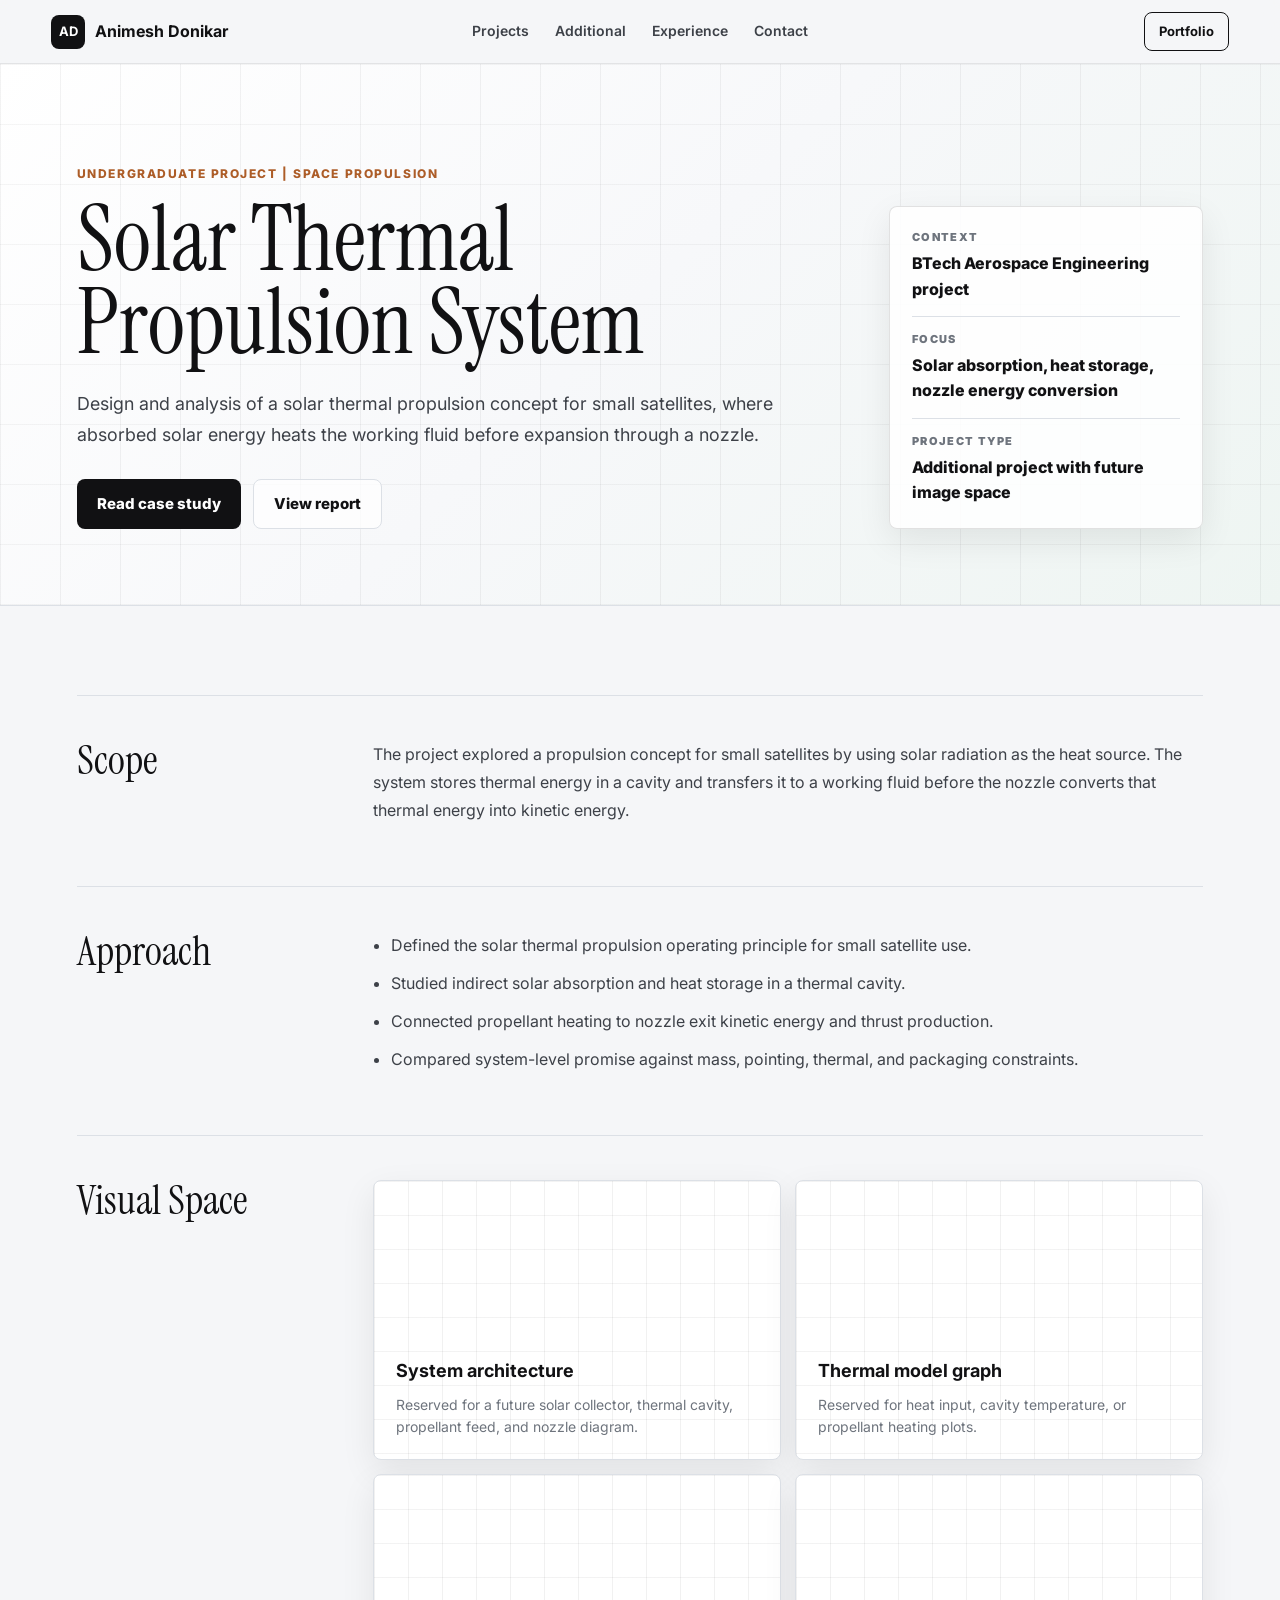
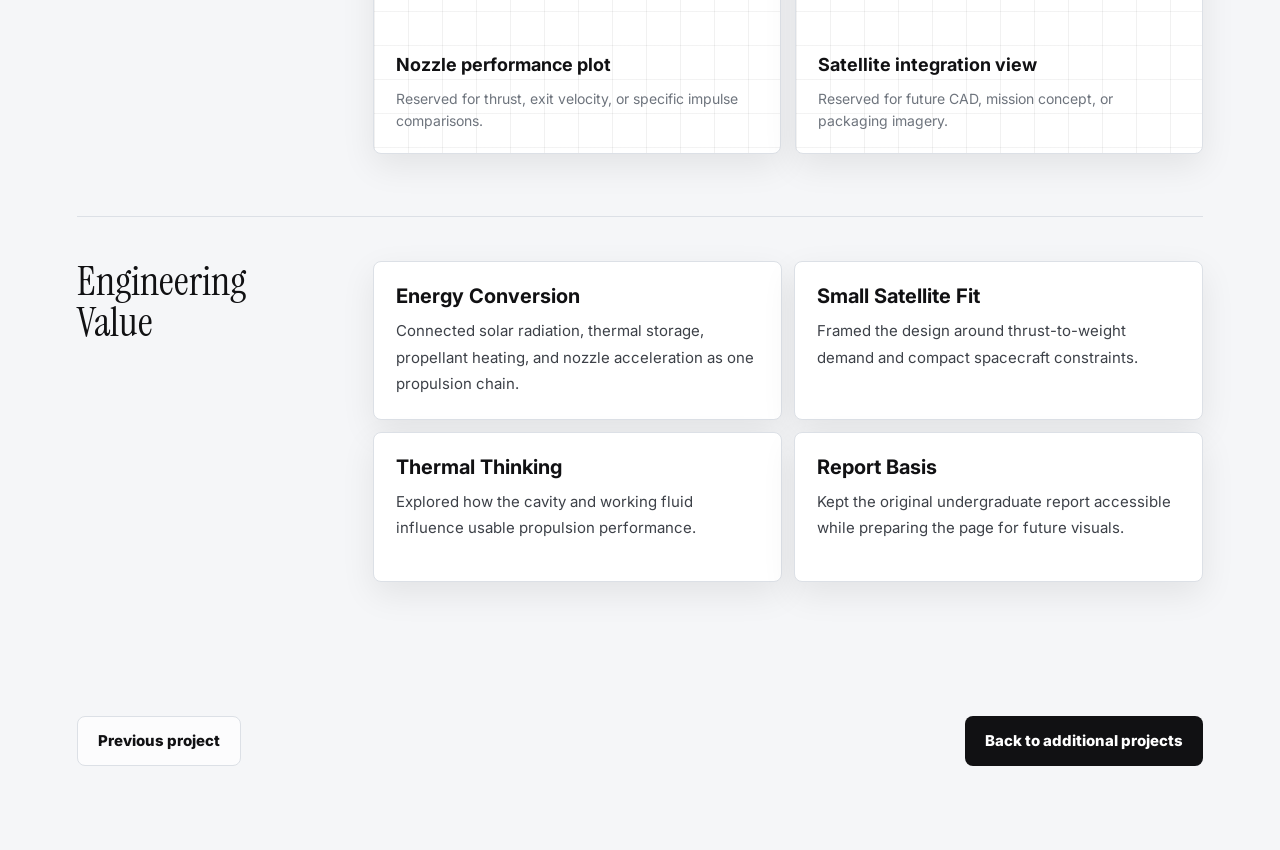
<file: solar-thermal-propulsion.html>
﻿<!DOCTYPE html>
<html lang="en">
<head>
    <meta charset="UTF-8">
    <meta name="viewport" content="width=device-width, initial-scale=1.0">
    <meta name="description" content="Solar thermal propulsion system undergraduate project by Animesh Donikar.">
    <title>Solar Thermal Propulsion System | Animesh Donikar</title>
    <link rel="preconnect" href="https://fonts.googleapis.com">
    <link rel="preconnect" href="https://fonts.gstatic.com" crossorigin>
    <link href="https://fonts.googleapis.com/css2?family=Instrument+Serif:ital@0;1&family=Inter:wght@400;500;600;700;800&display=swap" rel="stylesheet">
    <link rel="stylesheet" href="style.css">
</head>
<body class="project-page">
    <header class="site-header">
        <a class="brand" href="index.html" aria-label="Animesh Donikar home"><span class="brand-mark">AD</span><span>Animesh Donikar</span></a>
        <nav class="nav-links" aria-label="Project navigation">
            <a href="index.html#projects">Projects</a>
            <a href="index.html#additional-projects">Additional</a>
            <a href="index.html#experience">Experience</a>
            <a href="index.html#contact">Contact</a>
        </nav>
        <a class="header-action" href="index.html">Portfolio</a>
    </header>

    <main class="project-detail-main">
        <section class="project-hero">
            <div class="project-hero-copy">
                <p class="eyebrow">Undergraduate project | Space propulsion</p>
                <h1>Solar Thermal Propulsion System</h1>
                <p class="project-summary">Design and analysis of a solar thermal propulsion concept for small satellites, where absorbed solar energy heats the working fluid before expansion through a nozzle.</p>
                <div class="project-actions">
                    <a class="button button-primary" href="#work">Read case study</a>
                    <a class="button button-secondary" href="Btech Project_Group I3- Solar Thermal Propulsion System.pdf" target="_blank" rel="noopener">View report</a>
                </div>
            </div>
            <aside class="project-fact-card" aria-label="Project facts">
                <dl>
                    <div><dt>Context</dt><dd>BTech Aerospace Engineering project</dd></div>
                    <div><dt>Focus</dt><dd>Solar absorption, heat storage, nozzle energy conversion</dd></div>
                    <div><dt>Project type</dt><dd>Additional project with future image space</dd></div>
                </dl>
            </aside>
        </section>

        <div class="project-content" id="work">
            <section class="project-section-block">
                <h2>Scope</h2>
                <div class="section-copy"><p>The project explored a propulsion concept for small satellites by using solar radiation as the heat source. The system stores thermal energy in a cavity and transfers it to a working fluid before the nozzle converts that thermal energy into kinetic energy.</p></div>
            </section>

            <section class="project-section-block">
                <h2>Approach</h2>
                <div class="section-copy">
                    <ul>
                        <li>Defined the solar thermal propulsion operating principle for small satellite use.</li>
                        <li>Studied indirect solar absorption and heat storage in a thermal cavity.</li>
                        <li>Connected propellant heating to nozzle exit kinetic energy and thrust production.</li>
                        <li>Compared system-level promise against mass, pointing, thermal, and packaging constraints.</li>
                    </ul>
                </div>
            </section>

            <section class="project-section-block">
                <h2>Visual Space</h2>
                <div class="media-grid">
                    <figure class="media-slot placeholder"><strong>System architecture</strong><span>Reserved for a future solar collector, thermal cavity, propellant feed, and nozzle diagram.</span></figure>
                    <figure class="media-slot placeholder"><strong>Thermal model graph</strong><span>Reserved for heat input, cavity temperature, or propellant heating plots.</span></figure>
                    <figure class="media-slot placeholder"><strong>Nozzle performance plot</strong><span>Reserved for thrust, exit velocity, or specific impulse comparisons.</span></figure>
                    <figure class="media-slot placeholder"><strong>Satellite integration view</strong><span>Reserved for future CAD, mission concept, or packaging imagery.</span></figure>
                </div>
            </section>

            <section class="project-section-block">
                <h2>Engineering Value</h2>
                <div class="project-grid">
                    <article class="project-info-tile"><h3>Energy Conversion</h3><p>Connected solar radiation, thermal storage, propellant heating, and nozzle acceleration as one propulsion chain.</p></article>
                    <article class="project-info-tile"><h3>Small Satellite Fit</h3><p>Framed the design around thrust-to-weight demand and compact spacecraft constraints.</p></article>
                    <article class="project-info-tile"><h3>Thermal Thinking</h3><p>Explored how the cavity and working fluid influence usable propulsion performance.</p></article>
                    <article class="project-info-tile"><h3>Report Basis</h3><p>Kept the original undergraduate report accessible while preparing the page for future visuals.</p></article>
                </div>
            </section>
        </div>

        <nav class="project-bottom-nav" aria-label="Project links">
            <a class="button button-secondary" href="omspace-internship.html">Previous project</a>
            <a class="button button-primary" href="index.html#additional-projects">Back to additional projects</a>
        </nav>
    </main>
</body>
</html>
</file>
<file: style.css>
﻿/* =========================
   RESET AND BASE
========================= */
*, *::before, *::after {
    box-sizing: border-box;
}

* {
    margin: 0;
}

:root {
    --ink: #111113;
    --ink-soft: #3d4148;
    --muted: #6e747d;
    --line: #dce0e6;
    --panel: #ffffff;
    --paper: #f5f6f8;
    --paper-warm: #f8f5ef;
    --navy: #0e2f44;
    --blue: #1264a3;
    --green: #1f7a5c;
    --copper: #ad5d28;
    --gold: #b8872d;
    --shadow: 0 18px 60px rgba(17, 17, 19, 0.14);
    --shadow-soft: 0 12px 34px rgba(17, 17, 19, 0.08);
    --sans: "Inter", Arial, sans-serif;
    --serif: "Instrument Serif", Georgia, serif;
    --radius: 8px;
}

html {
    scroll-behavior: smooth;
}

body {
    min-width: 320px;
    background: var(--paper);
    color: var(--ink);
    font-family: var(--sans);
    line-height: 1.6;
    -webkit-font-smoothing: antialiased;
    text-rendering: optimizeLegibility;
}

img {
    display: block;
    max-width: 100%;
}

a {
    color: inherit;
    text-decoration: none;
}

/* =========================
   HEADER
========================= */
.site-header {
    position: sticky;
    top: 0;
    z-index: 50;
    min-height: 64px;
    display: grid;
    grid-template-columns: 1fr auto 1fr;
    align-items: center;
    gap: 24px;
    padding: 12px clamp(18px, 4vw, 56px);
    background: rgba(245, 246, 248, 0.88);
    border-bottom: 1px solid rgba(17, 17, 19, 0.08);
    backdrop-filter: blur(20px) saturate(160%);
    -webkit-backdrop-filter: blur(20px) saturate(160%);
}

.brand,
.nav-links,
.header-action {
    min-width: 0;
}

.brand {
    display: inline-flex;
    align-items: center;
    gap: 10px;
    width: fit-content;
    font-weight: 700;
    letter-spacing: 0;
}

.brand-mark {
    display: inline-grid;
    place-items: center;
    width: 34px;
    height: 34px;
    border-radius: var(--radius);
    background: var(--ink);
    color: #fff;
    font-size: 13px;
    letter-spacing: 0;
}

.nav-links {
    display: flex;
    justify-content: center;
    gap: 26px;
    color: var(--ink-soft);
    font-size: 14px;
    font-weight: 600;
}

.nav-links a,
.header-action,
.button,
.project-text > span,
.contact-links a,
.site-footer a {
    transition: color 180ms ease, background 180ms ease, border-color 180ms ease, transform 180ms ease;
}

.nav-links a:hover {
    color: var(--blue);
}

.header-action {
    justify-self: end;
    display: inline-flex;
    align-items: center;
    min-height: 38px;
    padding: 8px 14px;
    border: 1px solid var(--ink);
    border-radius: var(--radius);
    color: var(--ink);
    font-size: 13px;
    font-weight: 700;
}

.header-action:hover {
    background: var(--ink);
    color: #fff;
}

/* =========================
   HERO
========================= */
.hero {
    min-height: calc(100vh - 64px);
    display: grid;
    grid-template-columns: minmax(0, 1.08fr) minmax(320px, 0.92fr);
    align-items: center;
    gap: clamp(36px, 6vw, 86px);
    padding: clamp(52px, 8vw, 112px) clamp(18px, 6vw, 84px) clamp(42px, 6vw, 76px);
    background:
        linear-gradient(90deg, rgba(17, 17, 19, 0.05) 1px, transparent 1px) 0 0 / 64px 64px,
        linear-gradient(rgba(17, 17, 19, 0.04) 1px, transparent 1px) 0 0 / 64px 64px,
        radial-gradient(circle at 92% 12%, rgba(184, 135, 45, 0.14), transparent 32%),
        linear-gradient(135deg, #ffffff 0%, #f7f8fa 44%, #f1eee7 100%);
    overflow: hidden;
}

.hero-copy {
    max-width: 760px;
}

.eyebrow {
    color: var(--copper);
    font-size: 12px;
    font-weight: 800;
    letter-spacing: 0.13em;
    line-height: 1.4;
    margin-bottom: 16px;
    text-transform: uppercase;
}

h1,
h2 {
    color: var(--ink);
    font-family: var(--serif);
    font-weight: 400;
    letter-spacing: 0;
    text-wrap: balance;
}

h1 {
    max-width: 820px;
    font-size: clamp(50px, 8vw, 104px);
    line-height: 0.92;
}

.hero-intro {
    max-width: 650px;
    margin-top: 26px;
    color: var(--ink-soft);
    font-size: clamp(17px, 1.4vw, 21px);
    line-height: 1.75;
}

.hero-actions {
    display: flex;
    flex-wrap: wrap;
    gap: 12px;
    margin-top: 34px;
}

.button {
    display: inline-flex;
    align-items: center;
    justify-content: center;
    min-height: 46px;
    padding: 12px 20px;
    border-radius: var(--radius);
    font-size: 15px;
    font-weight: 800;
}

.button-primary {
    background: var(--ink);
    color: #fff;
}

.button-primary:hover {
    background: var(--blue);
    transform: translateY(-2px);
}

.button-secondary {
    border: 1px solid var(--line);
    background: rgba(255, 255, 255, 0.74);
    color: var(--ink);
}

.button-secondary:hover {
    border-color: var(--ink);
    transform: translateY(-2px);
}

.hero-metrics {
    display: grid;
    grid-template-columns: repeat(3, minmax(0, 1fr));
    gap: 12px;
    max-width: 690px;
    margin-top: 50px;
}

.hero-metrics div {
    min-height: 112px;
    padding: 18px;
    border: 1px solid rgba(17, 17, 19, 0.11);
    border-radius: var(--radius);
    background: rgba(255, 255, 255, 0.78);
    box-shadow: var(--shadow-soft);
}

.hero-metrics dt {
    color: var(--ink);
    font-family: var(--serif);
    font-size: clamp(32px, 4vw, 48px);
    line-height: 1;
}

.hero-metrics dd {
    margin-top: 8px;
    color: var(--muted);
    font-size: 13px;
    font-weight: 700;
    line-height: 1.35;
}

/* =========================
   PORTRAIT STAGE
========================= */
.portrait-stage {
    position: relative;
    min-height: 650px;
    display: grid;
    place-items: center;
}

.portrait-stage::before {
    content: "";
    position: absolute;
    width: min(92%, 520px);
    aspect-ratio: 1;
    border: 1px solid rgba(14, 47, 68, 0.2);
    background:
        linear-gradient(90deg, rgba(14, 47, 68, 0.08) 1px, transparent 1px) 0 0 / 34px 34px,
        linear-gradient(rgba(14, 47, 68, 0.08) 1px, transparent 1px) 0 0 / 34px 34px,
        #f3f8fa;
    clip-path: polygon(10% 0, 100% 8%, 90% 100%, 0 88%);
}

.portrait-stage::after {
    content: "A320 / SYSTEMS / STRUCTURES";
    position: absolute;
    right: 0;
    bottom: 48px;
    padding: 10px 14px;
    border: 1px solid rgba(17, 17, 19, 0.18);
    border-radius: var(--radius);
    background: #ffffff;
    color: var(--ink-soft);
    font-size: 11px;
    font-weight: 800;
    letter-spacing: 0.12em;
    box-shadow: var(--shadow-soft);
}

.blueprint-sheet {
    position: absolute;
    border: 1px solid rgba(17, 17, 19, 0.14);
    border-radius: var(--radius);
    background: rgba(255, 255, 255, 0.72);
    box-shadow: var(--shadow-soft);
}

.blueprint-sheet::before,
.blueprint-sheet::after {
    content: "";
    position: absolute;
    border-color: rgba(17, 17, 19, 0.18);
    border-style: solid;
}

.sheet-one {
    top: 78px;
    left: 0;
    width: 172px;
    height: 112px;
}

.sheet-one::before {
    inset: 16px 18px;
    border-width: 1px 0 0;
}

.sheet-one::after {
    inset: 42px 18px 0;
    border-width: 1px 0 0;
}

.sheet-two {
    right: 16px;
    top: 34px;
    width: 132px;
    height: 132px;
    transform: rotate(7deg);
}

.sheet-two::before {
    inset: 22px;
    border-width: 1px;
    border-radius: 50%;
}

.sheet-two::after {
    left: 50%;
    top: 12px;
    bottom: 12px;
    border-width: 0 0 0 1px;
}

.portrait-card {
    position: relative;
    z-index: 2;
    width: min(82vw, 420px);
    padding: 10px;
    border: 1px solid rgba(17, 17, 19, 0.15);
    border-radius: var(--radius);
    background: #fff;
    box-shadow: var(--shadow);
}

.portrait-card::before {
    content: "";
    position: absolute;
    inset: 18px;
    z-index: -1;
    border-radius: var(--radius);
    background: var(--navy);
    transform: rotate(-4deg) translate(-18px, 20px);
}

.portrait-image {
    width: 100%;
    height: clamp(420px, 52vw, 560px);
    object-fit: cover;
    object-position: center top;
    border-radius: 6px;
    filter: contrast(1.04) saturate(0.98);
}

.portrait-caption {
    display: flex;
    justify-content: space-between;
    gap: 12px;
    padding: 14px 4px 4px;
    color: var(--muted);
    font-size: 12px;
    font-weight: 800;
    letter-spacing: 0.06em;
    text-transform: uppercase;
}

.portrait-caption strong {
    color: var(--ink);
    font-weight: 800;
}

/* =========================
   TICKER
========================= */
.ticker {
    display: flex;
    flex-wrap: wrap;
    justify-content: center;
    gap: 10px;
    padding: 24px clamp(18px, 5vw, 72px);
    border-top: 1px solid var(--line);
    border-bottom: 1px solid var(--line);
    background: #fff;
}

.ticker span,
.pills span {
    border-radius: var(--radius);
    border: 1px solid var(--line);
    background: var(--paper);
    color: var(--ink-soft);
    font-size: 12px;
    font-weight: 800;
    line-height: 1;
}

.ticker span {
    padding: 10px 12px;
}

/* =========================
   SECTIONS
========================= */
.section {
    padding: clamp(78px, 10vw, 132px) clamp(18px, 6vw, 84px);
}

.section-heading {
    max-width: 760px;
    margin-bottom: 42px;
}

.section-heading.compact {
    max-width: 580px;
}

.section-heading h2,
.contact-panel h2 {
    font-size: clamp(38px, 5vw, 72px);
    line-height: 0.98;
}

.section-heading p:not(.eyebrow),
.contact-panel p {
    margin-top: 18px;
    color: var(--ink-soft);
    font-size: 17px;
    line-height: 1.75;
}

/* =========================
   PROJECTS
========================= */
.projects-section {
    background: var(--paper-warm);
}

.project-feature {
    display: grid;
    grid-template-columns: minmax(0, 1.2fr) minmax(300px, 0.8fr);
    gap: 18px;
}

.project-stack {
    display: grid;
    gap: 18px;
}

.project-more-grid {
    display: grid;
    grid-template-columns: repeat(2, minmax(0, 1fr));
    gap: 18px;
    margin-top: 18px;
}

.project-card {
    position: relative;
    min-height: 330px;
    display: grid;
    align-items: end;
    overflow: hidden;
    border-radius: var(--radius);
    background: #101316;
    color: #fff;
    box-shadow: var(--shadow-soft);
    isolation: isolate;
}

.project-card-large {
    min-height: 680px;
}

.project-card-compact {
    min-height: 390px;
}

.project-card img {
    position: absolute;
    inset: 0;
    z-index: -2;
    width: 100%;
    height: 100%;
    object-fit: cover;
    transition: transform 480ms ease;
}

.project-card::after {
    content: "";
    position: absolute;
    inset: 0;
    z-index: -1;
    background: linear-gradient(180deg, rgba(5, 7, 9, 0.08) 0%, rgba(5, 7, 9, 0.38) 38%, rgba(5, 7, 9, 0.9) 100%);
}

.project-card:hover img {
    transform: scale(1.035);
}

.project-card-visual {
    background: #101316;
}

.project-card-visual::before {
    content: "";
    position: absolute;
    inset: 0;
    z-index: -2;
}

.omspace-visual::before {
    background:
        radial-gradient(circle at 24% 36%, rgba(18, 100, 163, 0.55), transparent 25%),
        radial-gradient(circle at 76% 42%, rgba(184, 135, 45, 0.42), transparent 24%),
        linear-gradient(135deg, #0f1821 0%, #14324a 48%, #191411 100%);
}

.solar-visual::before {
    background:
        radial-gradient(circle at 18% 24%, rgba(255, 202, 92, 0.9), transparent 19%),
        radial-gradient(circle at 82% 72%, rgba(31, 122, 92, 0.72), transparent 28%),
        linear-gradient(135deg, #141714 0%, #28371f 42%, #0f302d 100%);
}

.project-visual-art {
    position: absolute;
    inset: 0;
    z-index: -1;
    overflow: hidden;
    opacity: 0.92;
}

.project-visual-art span {
    position: absolute;
    display: block;
}

.rocket-test-art .tank {
    top: 54px;
    width: 74px;
    height: 142px;
    border: 2px solid rgba(255, 255, 255, 0.38);
    border-radius: 8px 8px 18px 18px;
    background: linear-gradient(180deg, rgba(255,255,255,0.22), rgba(255,255,255,0.04));
}

.rocket-test-art .tank-left {
    right: 172px;
}

.rocket-test-art .tank-right {
    right: 70px;
}

.rocket-test-art .test-stand {
    right: 92px;
    bottom: 84px;
    width: 220px;
    height: 96px;
    border: 2px solid rgba(255, 255, 255, 0.34);
    border-top: 0;
    transform: skewX(-10deg);
}

.rocket-test-art .flame {
    right: 170px;
    bottom: 72px;
    width: 120px;
    height: 34px;
    border-radius: 50%;
    background: radial-gradient(circle, rgba(255, 222, 128, 0.94), rgba(173, 93, 40, 0.65) 52%, transparent 72%);
    filter: blur(1px);
}

.solar-propulsion-art .sun-disc {
    top: 38px;
    left: 42px;
    width: 116px;
    height: 116px;
    border-radius: 50%;
    background: radial-gradient(circle, #ffe7a8, #d3992f 64%, rgba(211, 153, 47, 0.16) 68%);
    box-shadow: 0 0 55px rgba(255, 215, 112, 0.48);
}

.solar-propulsion-art .collector {
    right: 82px;
    top: 78px;
    width: 210px;
    height: 112px;
    border: 2px solid rgba(255, 255, 255, 0.34);
    transform: rotate(-9deg) skewX(-12deg);
    background:
        linear-gradient(90deg, rgba(255,255,255,0.2) 1px, transparent 1px) 0 0 / 28px 100%,
        rgba(255, 255, 255, 0.06);
}

.solar-propulsion-art .satellite-body {
    right: 142px;
    bottom: 102px;
    width: 94px;
    height: 78px;
    border: 2px solid rgba(255, 255, 255, 0.38);
    border-radius: 8px;
    background: rgba(255, 255, 255, 0.14);
}

.solar-propulsion-art .nozzle-plume {
    right: 92px;
    bottom: 122px;
    width: 86px;
    height: 32px;
    clip-path: polygon(0 32%, 100% 0, 100% 100%, 0 68%);
    background: linear-gradient(90deg, rgba(255, 255, 255, 0.72), rgba(31, 122, 92, 0.08));
}

.project-badge {
    position: absolute;
    top: 18px;
    left: 18px;
    padding: 8px 10px;
    border: 1px solid rgba(255, 255, 255, 0.34);
    border-radius: var(--radius);
    background: rgba(173, 93, 40, 0.72);
    color: #fff;
    font-size: 11px;
    font-weight: 900;
    letter-spacing: 0.08em;
    text-transform: uppercase;
}

.project-badge.accent-blue {
    background: rgba(18, 100, 163, 0.76);
}

.project-badge.accent-green {
    background: rgba(31, 122, 92, 0.76);
}

.project-text {
    padding: clamp(22px, 4vw, 42px);
}

.project-text h3 {
    max-width: 650px;
    font-family: var(--serif);
    font-size: clamp(32px, 5vw, 72px);
    font-weight: 400;
    line-height: 0.95;
    letter-spacing: 0;
    text-wrap: balance;
}

.project-stack .project-text h3 {
    font-size: clamp(28px, 3vw, 44px);
}

.project-text p {
    max-width: 600px;
    margin-top: 14px;
    color: rgba(255, 255, 255, 0.82);
    font-size: 15px;
    line-height: 1.65;
}

.project-text > span {
    display: inline-flex;
    margin-top: 18px;
    color: rgba(255, 255, 255, 0.72);
    font-size: 14px;
    font-weight: 800;
}

.project-card:hover .project-text > span {
    color: #fff;
    transform: translateX(3px);
}

/* =========================
   PROJECT DETAIL PAGES
========================= */
.additional-projects-section {
    background: #ffffff;
}

.project-page .site-header {
    position: sticky;
}

.project-detail-main {
    background: var(--paper);
}

.project-hero {
    display: grid;
    grid-template-columns: minmax(0, 1fr) minmax(280px, 0.42fr);
    gap: clamp(24px, 5vw, 72px);
    align-items: end;
    padding: clamp(58px, 8vw, 112px) clamp(18px, 6vw, 84px) clamp(42px, 6vw, 76px);
    border-bottom: 1px solid var(--line);
    background:
        linear-gradient(90deg, rgba(17, 17, 19, 0.05) 1px, transparent 1px) 0 0 / 60px 60px,
        linear-gradient(rgba(17, 17, 19, 0.04) 1px, transparent 1px) 0 0 / 60px 60px,
        linear-gradient(135deg, #ffffff 0%, #f7f8fa 48%, #eef5f2 100%);
}

.project-hero-copy {
    max-width: 900px;
}

.project-hero h1 {
    font-size: clamp(48px, 7vw, 100px);
}

.project-summary {
    max-width: 760px;
    margin-top: 24px;
    color: var(--ink-soft);
    font-size: clamp(17px, 1.4vw, 21px);
    line-height: 1.75;
}

.project-actions {
    display: flex;
    flex-wrap: wrap;
    gap: 12px;
    margin-top: 28px;
}

.project-fact-card {
    display: grid;
    gap: 18px;
    padding: 22px;
    border: 1px solid rgba(17, 17, 19, 0.12);
    border-radius: var(--radius);
    background: rgba(255, 255, 255, 0.86);
    box-shadow: var(--shadow-soft);
}

.project-fact-card dl {
    display: grid;
    gap: 14px;
}

.project-fact-card div {
    display: grid;
    gap: 4px;
    padding-bottom: 14px;
    border-bottom: 1px solid var(--line);
}

.project-fact-card div:last-child {
    padding-bottom: 0;
    border-bottom: 0;
}

.project-fact-card dt {
    color: var(--muted);
    font-size: 11px;
    font-weight: 900;
    letter-spacing: 0.12em;
    text-transform: uppercase;
}

.project-fact-card dd {
    color: var(--ink);
    font-weight: 800;
}

.project-content {
    display: grid;
    gap: 18px;
    padding: clamp(44px, 7vw, 92px) clamp(18px, 6vw, 84px);
}

.project-section-block {
    display: grid;
    grid-template-columns: minmax(180px, 0.28fr) minmax(0, 1fr);
    gap: clamp(22px, 5vw, 72px);
    padding: clamp(26px, 4vw, 44px) 0;
    border-top: 1px solid var(--line);
}

.project-section-block h2 {
    font-family: var(--serif);
    font-size: clamp(30px, 3.2vw, 50px);
    font-weight: 400;
    line-height: 1;
}

.project-section-block p,
.project-section-block li {
    color: var(--ink-soft);
    font-size: 16px;
    line-height: 1.75;
}

.project-section-block ul {
    display: grid;
    gap: 10px;
    padding-left: 18px;
}

.project-section-block .section-copy {
    display: grid;
    gap: 18px;
}

.project-grid {
    display: grid;
    grid-template-columns: repeat(2, minmax(0, 1fr));
    gap: 12px;
}

.project-info-tile,
.metric-tile {
    min-height: 150px;
    padding: 22px;
    border: 1px solid var(--line);
    border-radius: var(--radius);
    background: #fff;
    box-shadow: var(--shadow-soft);
}

.project-info-tile h3 {
    color: var(--ink);
    font-size: 20px;
    line-height: 1.2;
}

.project-info-tile p {
    margin-top: 10px;
    font-size: 15px;
}

.metric-grid {
    display: grid;
    grid-template-columns: repeat(4, minmax(0, 1fr));
    gap: 12px;
}

.metric-tile {
    min-height: 132px;
}

.metric-tile span {
    color: var(--muted);
    font-size: 12px;
    font-weight: 900;
    letter-spacing: 0.08em;
    text-transform: uppercase;
}

.metric-tile strong {
    display: block;
    margin-top: 12px;
    color: var(--ink);
    font-family: var(--serif);
    font-size: clamp(30px, 3.4vw, 48px);
    font-weight: 400;
    line-height: 1;
}

.media-grid {
    display: grid;
    grid-template-columns: repeat(2, minmax(0, 1fr));
    gap: 14px;
}

.media-slot {
    min-height: 280px;
    display: grid;
    align-content: end;
    overflow: hidden;
    border: 1px solid var(--line);
    border-radius: var(--radius);
    background:
        linear-gradient(90deg, rgba(17, 17, 19, 0.06) 1px, transparent 1px) 0 0 / 34px 34px,
        linear-gradient(rgba(17, 17, 19, 0.05) 1px, transparent 1px) 0 0 / 34px 34px,
        #ffffff;
    box-shadow: var(--shadow-soft);
}

.media-slot img {
    width: 100%;
    height: 100%;
    min-height: 280px;
    object-fit: cover;
}

.media-slot.placeholder {
    padding: 22px;
}

.media-slot.placeholder strong {
    color: var(--ink);
    font-size: 18px;
}

.media-slot.placeholder span {
    max-width: 360px;
    margin-top: 8px;
    color: var(--muted);
    font-size: 14px;
    line-height: 1.55;
}

.project-note {
    padding: 18px;
    border-left: 4px solid var(--copper);
    border-radius: var(--radius);
    background: #fff;
    color: var(--ink-soft);
    box-shadow: var(--shadow-soft);
}

.project-bottom-nav {
    display: flex;
    justify-content: space-between;
    gap: 12px;
    padding: 0 clamp(18px, 6vw, 84px) clamp(48px, 7vw, 84px);
}

/* =========================
   EXPERIENCE
========================= */
.experience-section {
    background: #fff;
}

.timeline {
    display: grid;
    border-top: 1px solid var(--line);
}

.timeline-item {
    display: grid;
    grid-template-columns: minmax(150px, 0.28fr) minmax(0, 1fr);
    gap: clamp(22px, 5vw, 72px);
    padding: 30px 0;
    border-bottom: 1px solid var(--line);
}

.timeline-item time {
    color: var(--muted);
    font-size: 13px;
    font-weight: 800;
    letter-spacing: 0.02em;
}

.timeline-item h3 {
    color: var(--ink);
    font-size: clamp(21px, 2.4vw, 32px);
    line-height: 1.2;
}

.timeline-item p {
    margin-top: 4px;
    color: var(--blue);
    font-weight: 800;
}

.timeline-item ul {
    margin-top: 10px;
    padding-left: 18px;
    color: var(--ink-soft);
}

.timeline-item.featured h3 {
    color: var(--navy);
}

/* =========================
   EXPERTISE
========================= */
.expertise-section {
    background: var(--paper);
}

.expertise-grid {
    display: grid;
    grid-template-columns: repeat(4, minmax(0, 1fr));
    gap: 12px;
}

.expertise-grid article {
    min-height: 320px;
    display: flex;
    flex-direction: column;
    padding: 26px;
    border: 1px solid var(--line);
    border-radius: var(--radius);
    background: #fff;
    box-shadow: var(--shadow-soft);
}

.expertise-grid article > span {
    color: var(--gold);
    font-family: var(--serif);
    font-size: 28px;
    line-height: 1;
}

.expertise-grid h3 {
    margin-top: 28px;
    color: var(--ink);
    font-size: 22px;
    line-height: 1.15;
}

.expertise-grid p {
    margin-top: 12px;
    color: var(--ink-soft);
    font-size: 15px;
}

.pills {
    display: flex;
    flex-wrap: wrap;
    gap: 8px;
    margin-top: auto;
    padding-top: 28px;
}

.pills span {
    padding: 8px 10px;
}

/* =========================
   CONTACT
========================= */
.contact-section {
    background: #151515;
}

.contact-panel {
    display: grid;
    grid-template-columns: minmax(0, 0.95fr) minmax(320px, 1.05fr);
    gap: clamp(34px, 7vw, 90px);
    align-items: start;
    padding: clamp(28px, 5vw, 58px);
    border: 1px solid rgba(255, 255, 255, 0.12);
    border-radius: var(--radius);
    background:
        linear-gradient(90deg, rgba(255, 255, 255, 0.05) 1px, transparent 1px) 0 0 / 42px 42px,
        linear-gradient(rgba(255, 255, 255, 0.04) 1px, transparent 1px) 0 0 / 42px 42px,
        #1d1d1f;
    color: #fff;
}

.contact-panel h2 {
    color: #fff;
}

.contact-panel p {
    color: rgba(255, 255, 255, 0.72);
}

.contact-links {
    display: grid;
    gap: 10px;
}

.contact-links a {
    display: grid;
    gap: 5px;
    min-width: 0;
    padding: 18px;
    border: 1px solid rgba(255, 255, 255, 0.14);
    border-radius: var(--radius);
    background: rgba(255, 255, 255, 0.05);
    color: #fff;
    overflow-wrap: anywhere;
}

.contact-links a:hover {
    border-color: rgba(255, 255, 255, 0.42);
    background: rgba(255, 255, 255, 0.1);
    transform: translateY(-2px);
}

.contact-links span {
    color: rgba(255, 255, 255, 0.5);
    font-size: 11px;
    font-weight: 900;
    letter-spacing: 0.12em;
    text-transform: uppercase;
}

/* =========================
   FOOTER
========================= */
.site-footer {
    display: flex;
    flex-wrap: wrap;
    justify-content: space-between;
    gap: 12px;
    padding: 24px clamp(18px, 6vw, 84px);
    border-top: 1px solid rgba(255, 255, 255, 0.1);
    background: #0f0f10;
    color: rgba(255, 255, 255, 0.6);
    font-size: 13px;
    font-weight: 700;
}

.site-footer a:hover {
    color: #fff;
}

/* =========================
   RESPONSIVE
========================= */
@media (max-width: 1120px) {
    .hero {
        grid-template-columns: 1fr;
    }

    .portrait-stage {
        min-height: 560px;
        max-width: 640px;
    }

    .project-feature,
    .project-more-grid,
    .project-hero,
    .project-section-block,
    .contact-panel {
        grid-template-columns: 1fr;
    }

    .project-card-large {
        min-height: 560px;
    }

    .expertise-grid {
        grid-template-columns: repeat(2, minmax(0, 1fr));
    }
}

@media (max-width: 780px) {
    .site-header {
        grid-template-columns: 1fr auto;
        gap: 12px;
    }

    .nav-links {
        grid-column: 1 / -1;
        grid-row: 2;
        justify-content: start;
        width: 100%;
        gap: 16px;
        overflow-x: auto;
        padding-bottom: 2px;
    }

    .header-action {
        font-size: 12px;
    }

    .hero {
        min-height: 0;
        padding-top: 56px;
    }

    h1 {
        font-size: clamp(46px, 13vw, 72px);
    }

    .hero-metrics,
    .project-grid,
    .metric-grid,
    .media-grid,
    .timeline-item,
    .expertise-grid {
        grid-template-columns: 1fr;
    }

    .portrait-stage {
        min-height: 500px;
    }

    .portrait-stage::after {
        right: 10px;
        bottom: 22px;
    }

    .project-card,
    .project-card-large {
        min-height: 420px;
    }
}

@media (max-width: 520px) {
    .brand span:last-child {
        display: none;
    }

    .nav-links {
        gap: 13px;
        font-size: 13px;
    }

    .hero-actions,
    .button {
        width: 100%;
    }

    .portrait-stage {
        min-height: 430px;
    }

    .portrait-card {
        width: 100%;
    }

    .portrait-image {
        height: 390px;
    }

    .portrait-caption {
        flex-direction: column;
        gap: 4px;
    }

    .project-text h3,
    .project-stack .project-text h3 {
        font-size: 34px;
    }

    .contact-panel {
        padding: 24px 18px;
    }

    .project-bottom-nav {
        flex-direction: column;
    }
}
</file>
